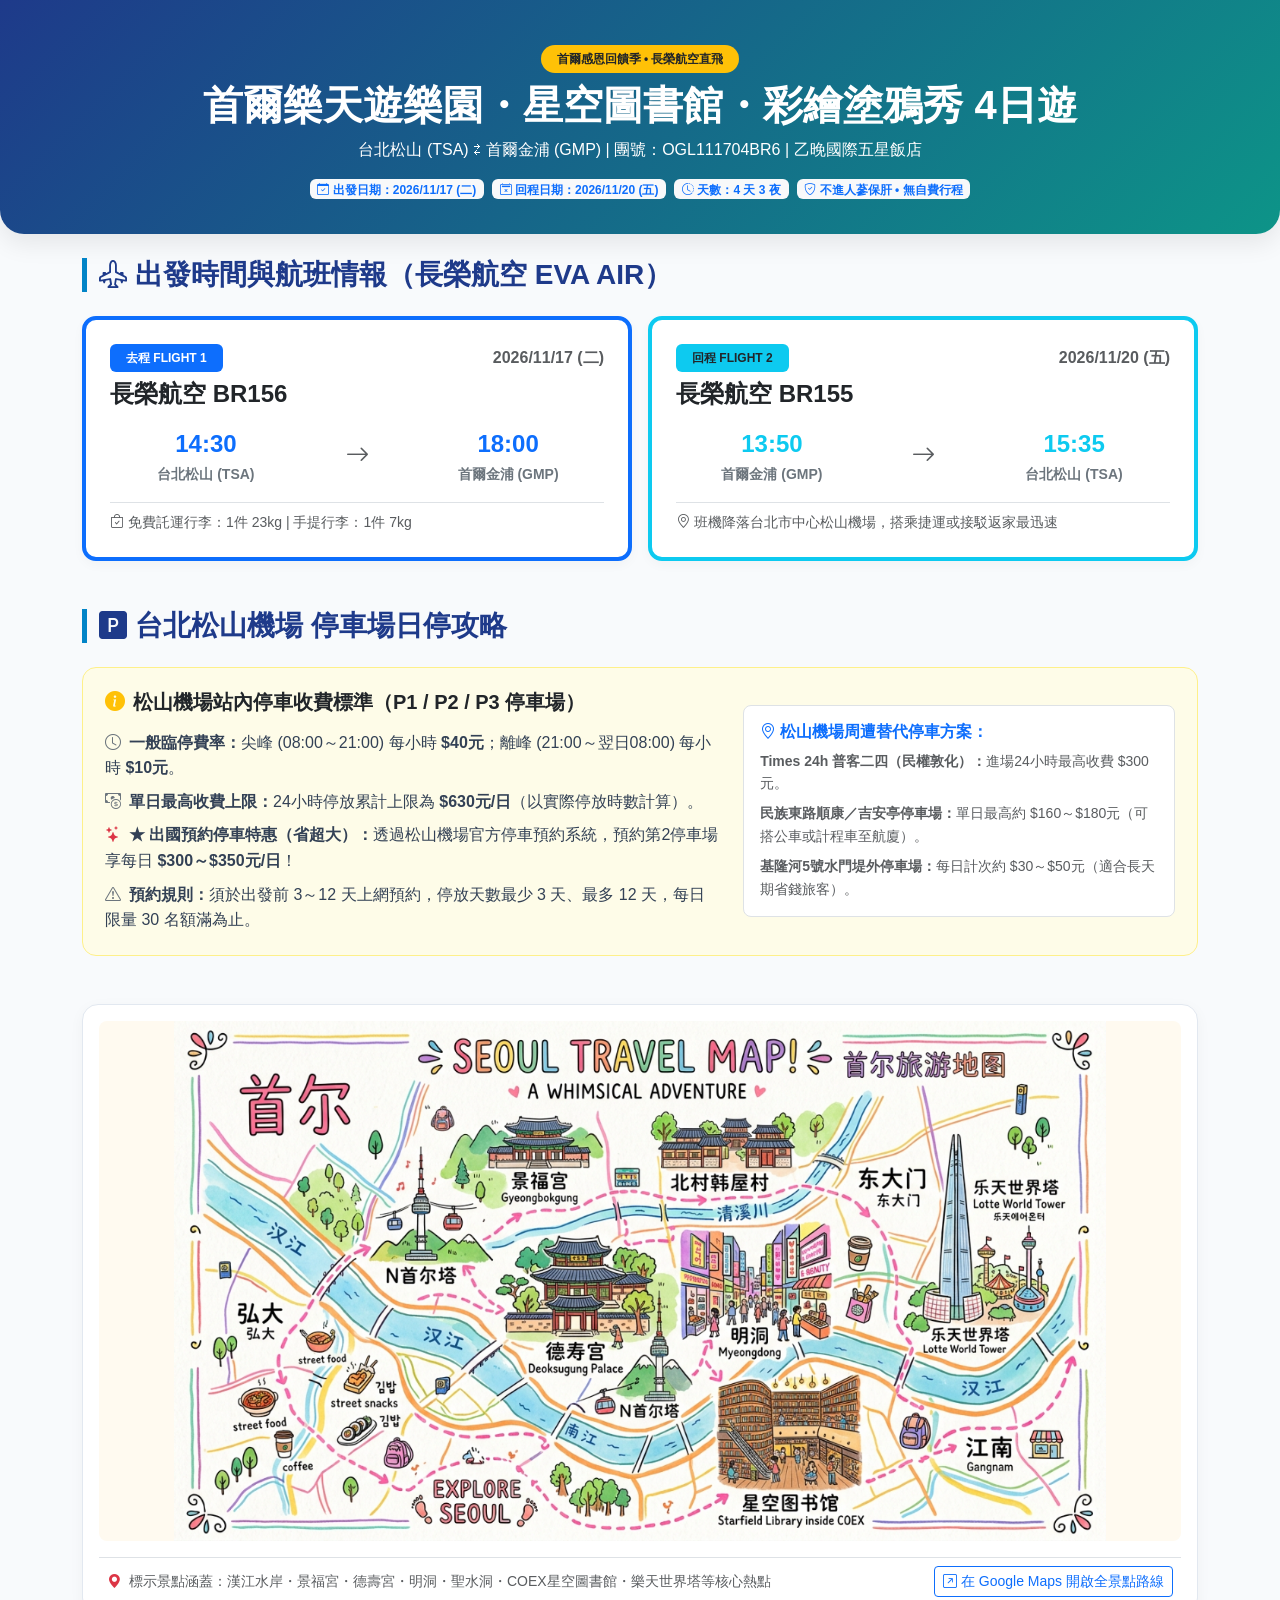
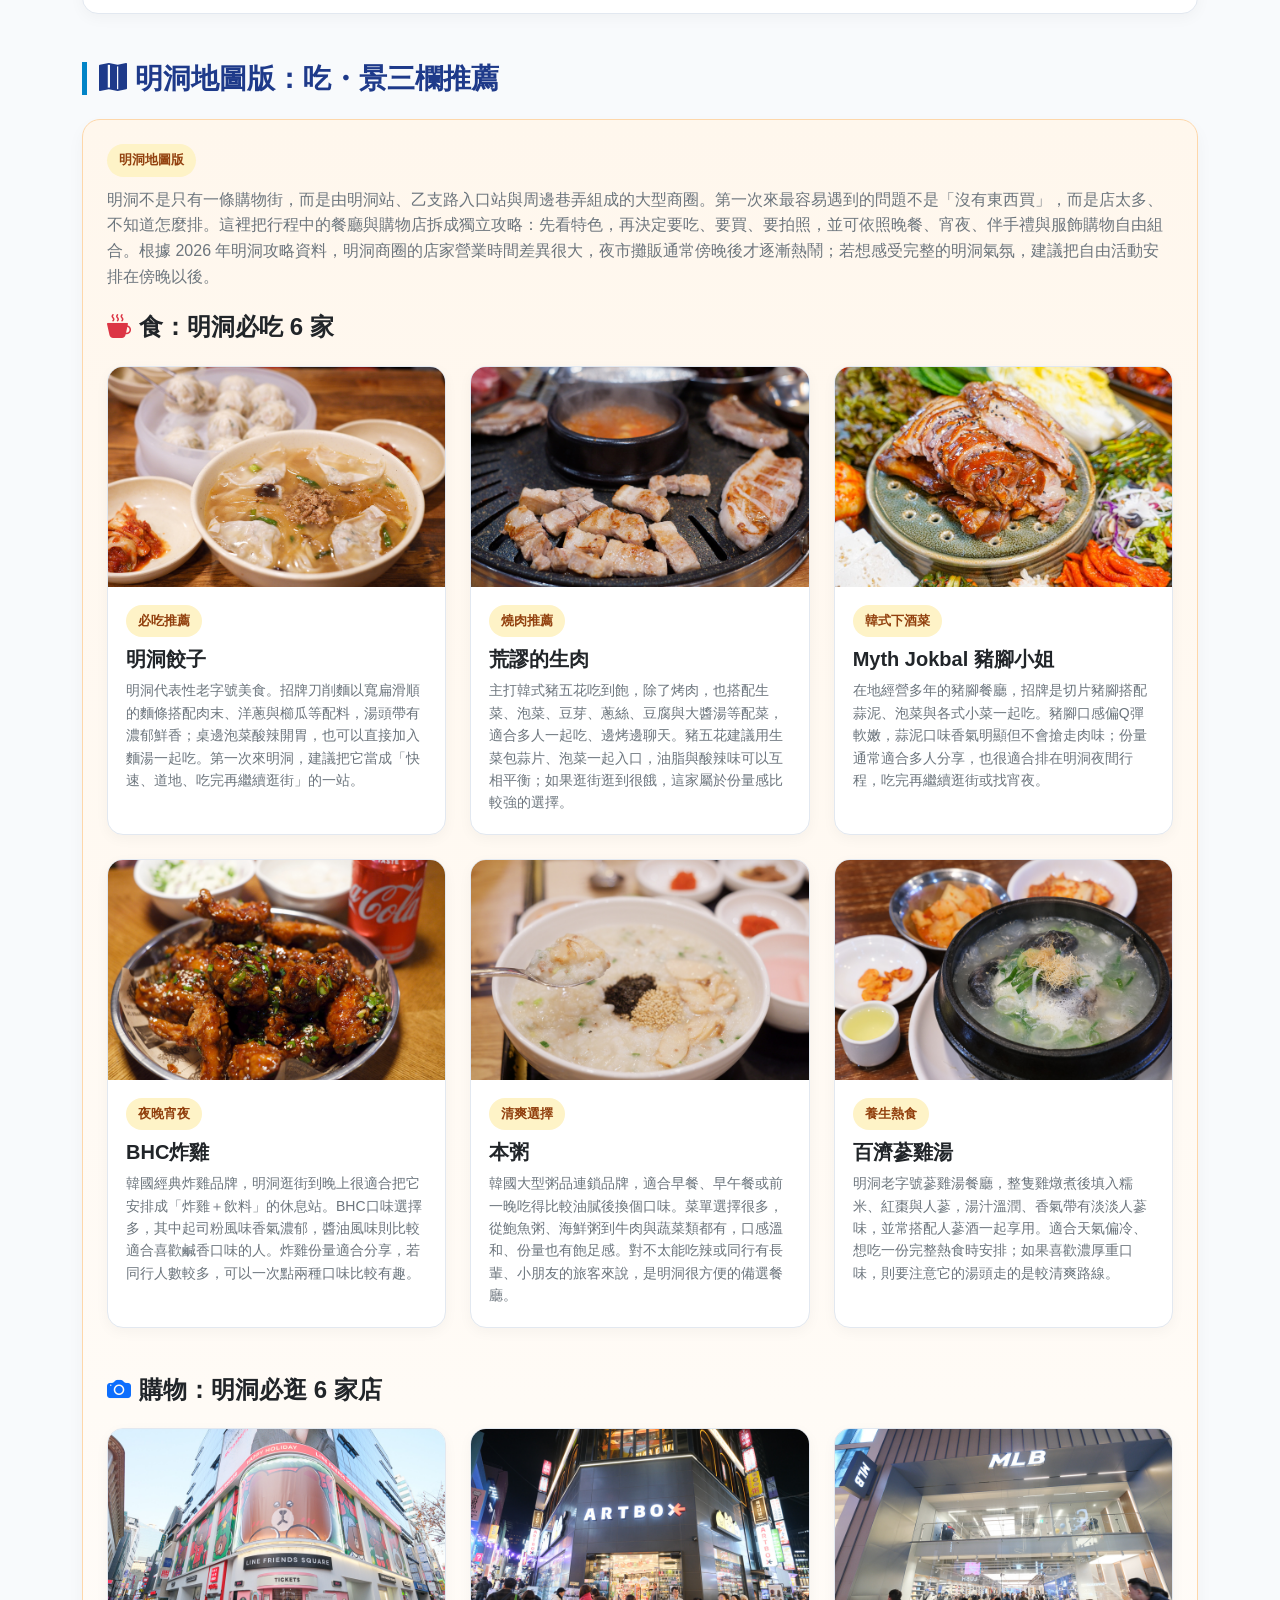
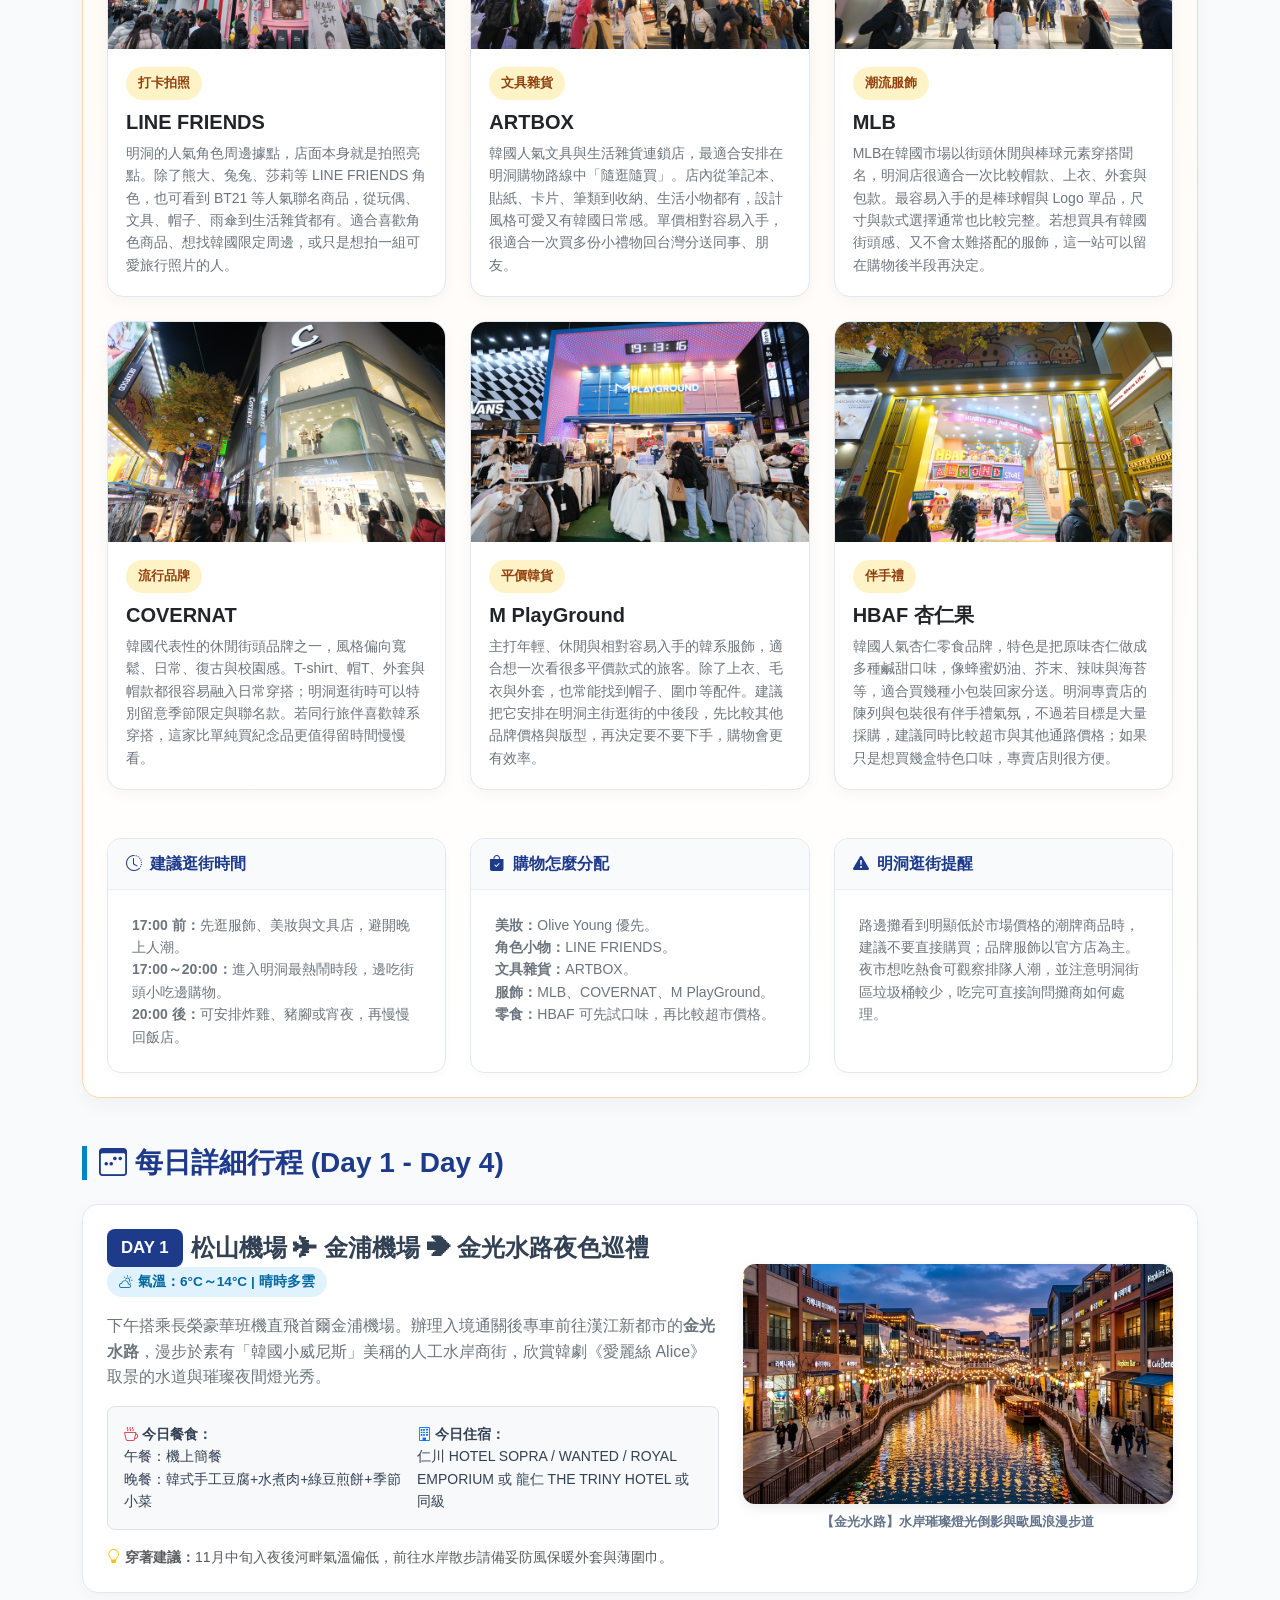
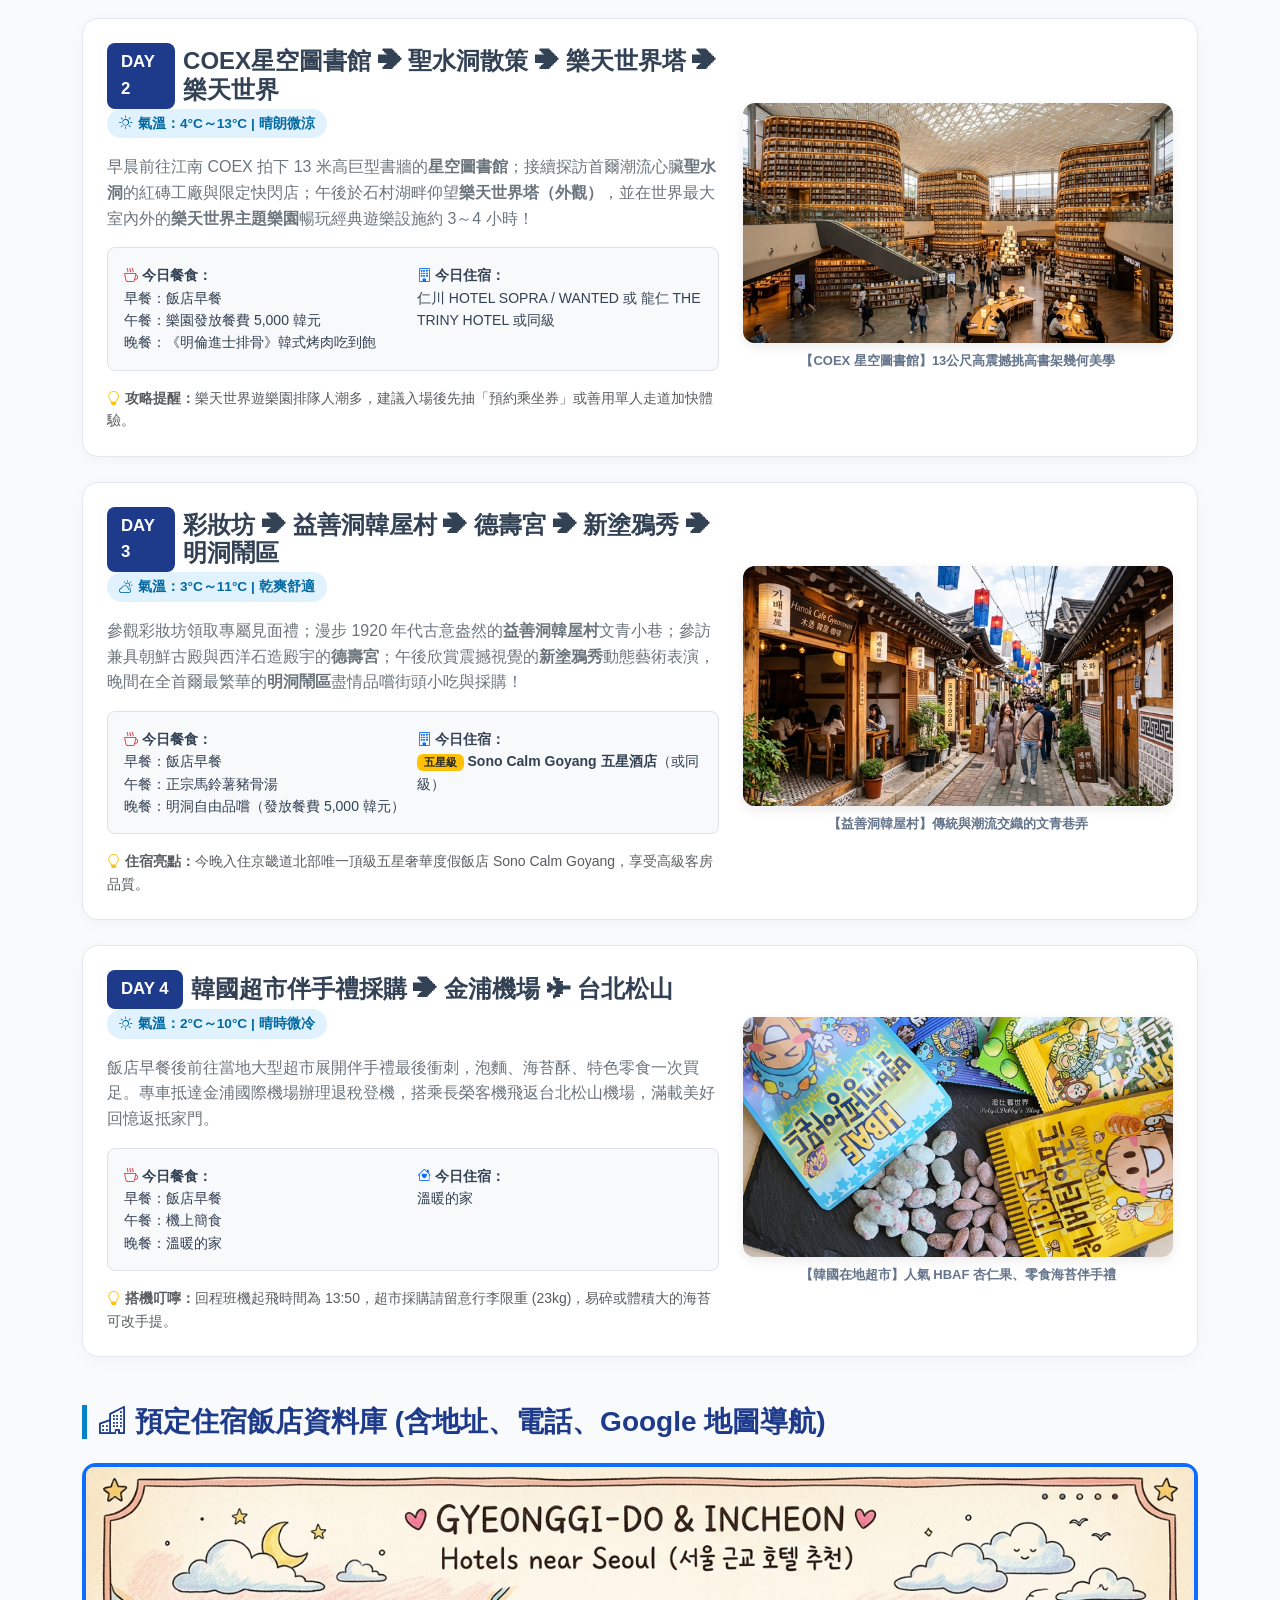
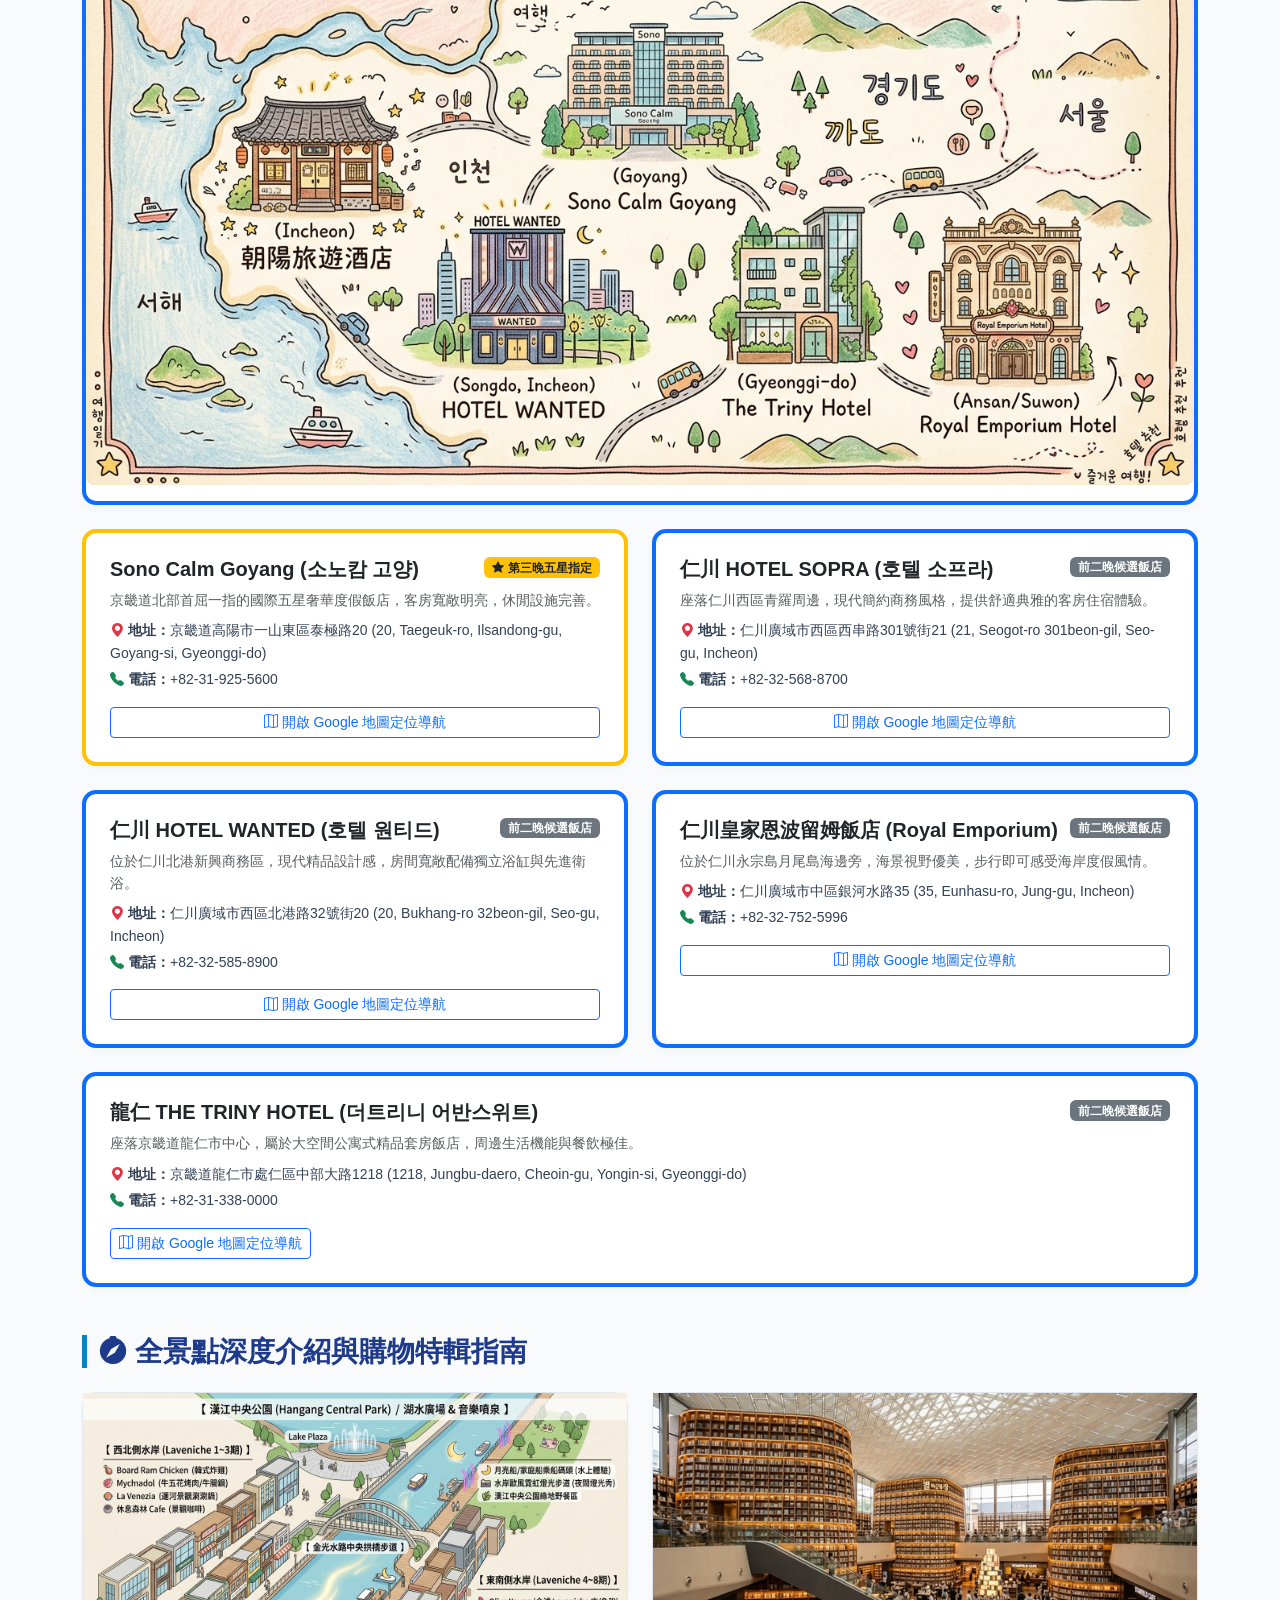
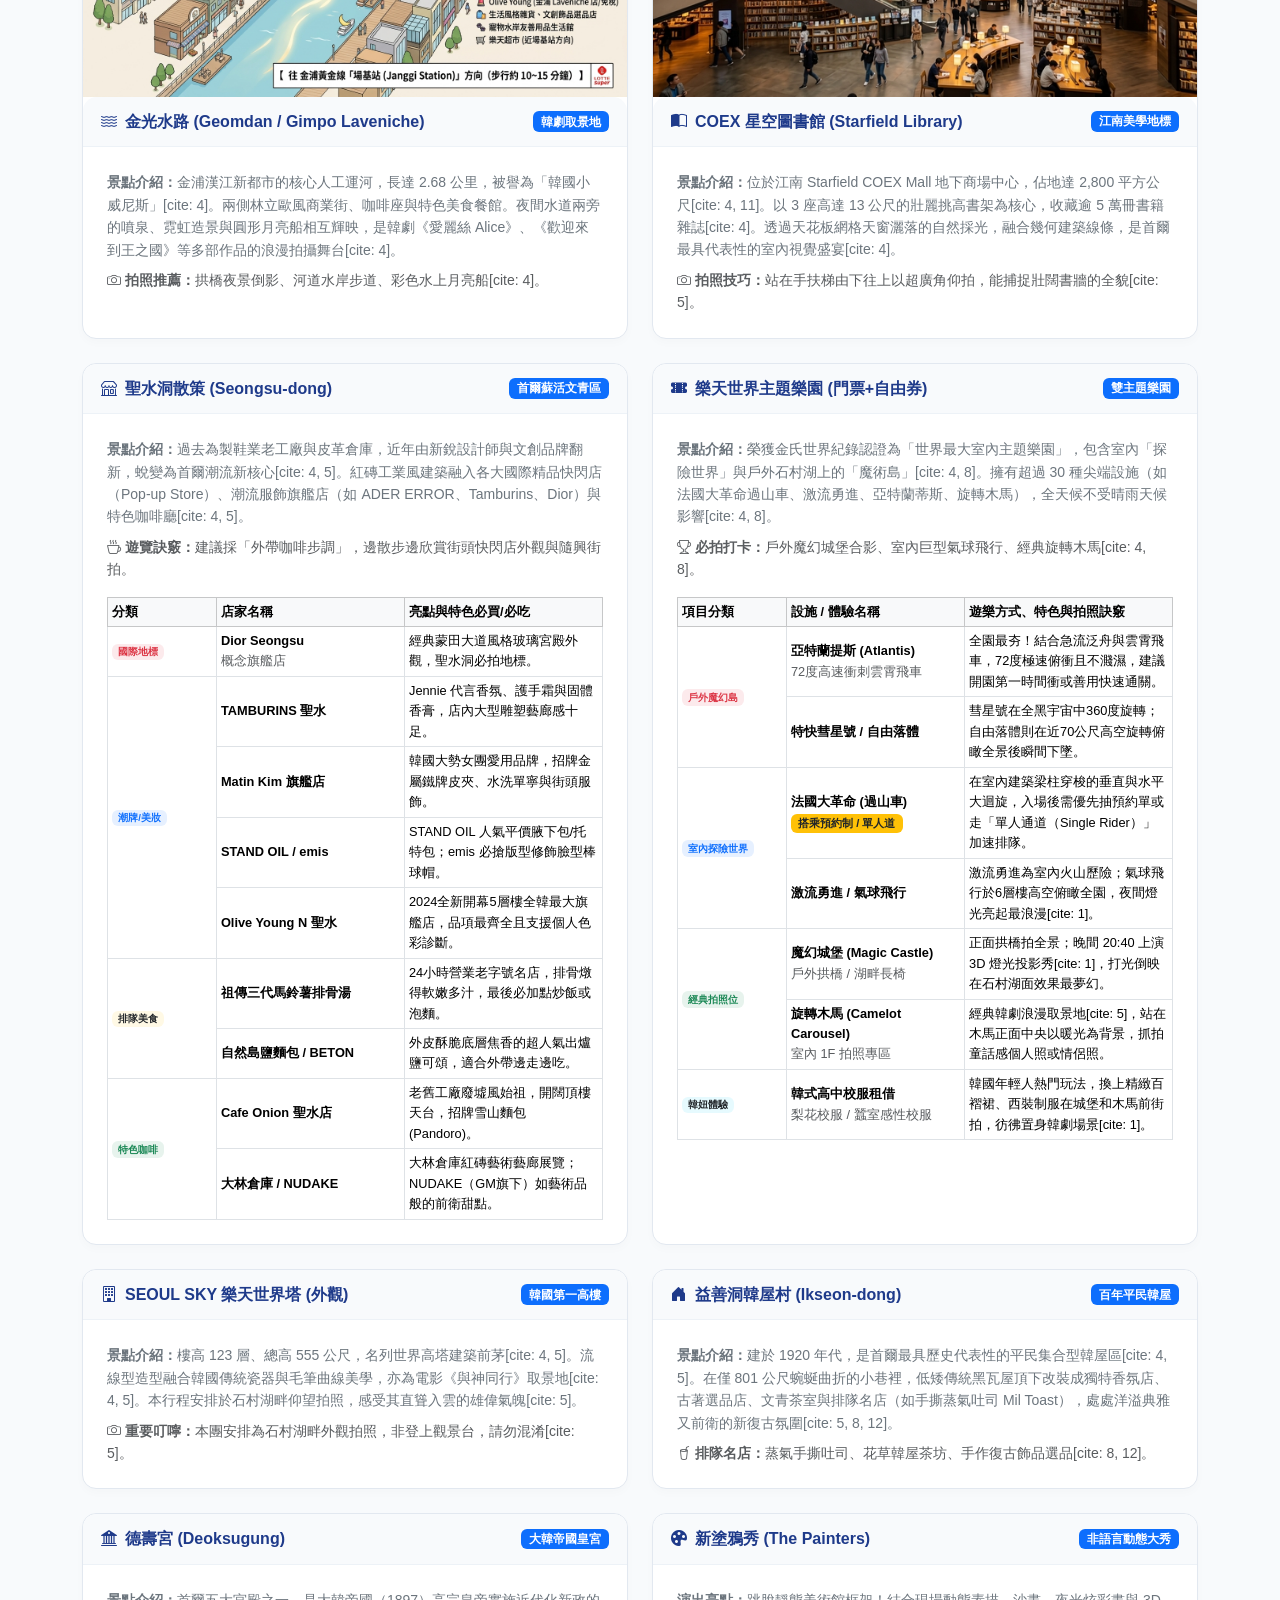
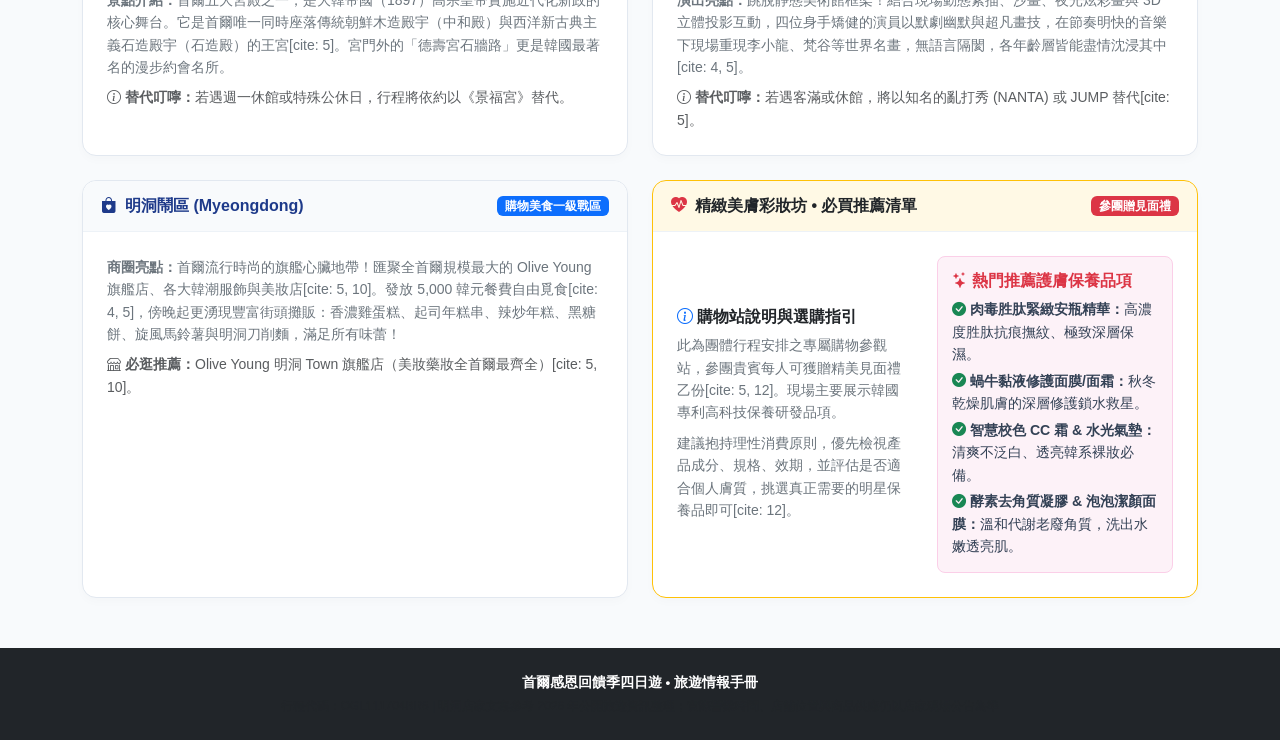
<file: 首爾4天3夜/index.html>
<!DOCTYPE html>
<html lang="zh-TW">
<head>
    <meta charset="UTF-8">
    <meta name="viewport" content="width=device-width, initial-scale=1.0">
    <title>首爾感恩回饋季四日遊 - 旅遊情報手冊網頁</title>
    <!-- Bootstrap 5 CSS CDN -->
    <link href="https://cdn.jsdelivr.net/npm/bootstrap@5.3.3/dist/css/bootstrap.min.css" rel="stylesheet">
    <!-- Bootstrap Icons CDN -->
    <link href="https://cdn.jsdelivr.net/npm/bootstrap-icons@1.11.3/font/bootstrap-icons.min.css" rel="stylesheet">
    <style>
        :root {
            --primary-color: #1e3a8a;
            --primary-gradient: linear-gradient(135deg, #1e3a8a 0%, #0d9488 100%);
            --secondary-color: #0284c7;
            --accent-color: #f59e0b;
            --bg-light: #f8fafc;
            --card-border: #e2e8f0;
        }
        body {
            font-family: -apple-system, BlinkMacSystemFont, "Segoe UI", Roboto, "Helvetica Neue", Arial, "Noto Sans TC", sans-serif;
            background-color: var(--bg-light);
            color: #334155;
            line-height: 1.6;
        }
        .hero-banner {
            background: var(--primary-gradient);
            color: #ffffff;
            padding: 45px 20px 35px;
            border-radius: 0 0 24px 24px;
            box-shadow: 0 10px 25px rgba(0,0,0,0.08);
            margin-bottom: 35px;
        }
        .section-header {
            border-left: 5px solid var(--secondary-color);
            padding-left: 12px;
            margin-bottom: 24px;
            font-weight: 700;
            color: var(--primary-color);
        }
        .flight-card {
            background: #ffffff;
            border: 1px solid var(--card-border);
            border-radius: 14px;
            box-shadow: 0 4px 12px rgba(0,0,0,0.03);
            height: 100%;
        }
        .parking-box {
            background: #fefce8;
            border: 1px solid #fef08a;
            border-radius: 14px;
            padding: 22px;
        }
        .overview-map-card {
            background: #ffffff;
            border: 1px solid var(--card-border);
            border-radius: 16px;
            box-shadow: 0 4px 15px rgba(0,0,0,0.04);
            overflow: hidden;
        }
        .overview-map-card img {
            width: 100%;
            max-height: 520px;
            object-fit: contain;
            background-color: #fffaf0;
            display: block;
        }
        .day-row {
            background: #ffffff;
            border: 1px solid var(--card-border);
            border-radius: 16px;
            margin-bottom: 25px;
            overflow: hidden;
            box-shadow: 0 4px 15px rgba(0,0,0,0.03);
        }
        .day-badge {
            background: var(--primary-color);
            color: #ffffff;
            padding: 6px 14px;
            border-radius: 8px;
            font-weight: 700;
            font-size: 1.05rem;
        }
        .weather-pill {
            background: #e0f2fe;
            color: #0369a1;
            padding: 4px 12px;
            border-radius: 20px;
            font-size: 0.85rem;
            font-weight: 600;
            display: inline-flex;
            align-items: center;
            gap: 5px;
        }
        .img-wrapper-cell {
            width: 100%;
            height: 240px;
            border-radius: 12px;
            overflow: hidden;
            box-shadow: 0 4px 12px rgba(0,0,0,0.08);
            background: #e2e8f0;
            position: relative;
        }
        .img-wrapper-cell img {
            width: 100%;
            height: 100%;
            object-fit: cover;
            display: block;
            transition: transform 0.3s ease;
        }
        .img-wrapper-cell img:hover {
            transform: scale(1.03);
        }
        .img-caption {
            font-size: 13px;
            font-weight: 600;
            color: #64748b;
            text-align: center;
            margin-top: 8px;
        }
        .hotel-card {
            background: #ffffff;
            border: 1px solid var(--card-border);
            border-radius: 14px;
            box-shadow: 0 4px 10px rgba(0,0,0,0.02);
            height: 100%;
        }
        .spot-card {
            background: #ffffff;
            border: 1px solid var(--card-border);
            border-radius: 14px;
            height: 100%;
            display: flex;
            flex-direction: column;
            box-shadow: 0 4px 10px rgba(0,0,0,0.02);
        }
        .spot-card .card-header-custom {
            background: #f8fafc;
            border-bottom: 1px solid #edf2f7;
            padding: 12px 18px;
            border-radius: 14px 14px 0 0;
            font-weight: 700;
            color: var(--primary-color);
        }
        .myeongdong-showcase {
            background: linear-gradient(180deg, #fff7ed 0%, #ffffff 100%);
            border: 1px solid #fed7aa;
            border-radius: 18px;
            padding: 24px;
            box-shadow: 0 8px 18px rgba(0,0,0,0.04);
        }
        .myeongdong-feature-card {
            background: #ffffff;
            border: 1px solid var(--card-border);
            border-radius: 16px;
            overflow: hidden;
            height: 100%;
            box-shadow: 0 4px 14px rgba(0,0,0,0.04);
        }
        .myeongdong-feature-card img {
            width: 100%;
            height: 220px;
            object-fit: cover;
            display: block;
        }
        .myeongdong-feature-card .content {
            padding: 18px 18px 20px;
        }
        .myeongdong-badge {
            display: inline-block;
            background: #fef3c7;
            color: #92400e;
            font-weight: 700;
            border-radius: 999px;
            padding: 6px 12px;
            font-size: 0.8rem;
            margin-bottom: 10px;
        }
        .shop-box {
            background: #fdf2f8;
            border: 1px solid #fbcfe8;
            border-radius: 8px;
            padding: 14px;
            font-size: 0.88rem;
        }
        footer {
            background: #0f172a;
            color: #94a3b8;
            text-align: center;
            padding: 30px 20px;
            font-size: 0.85rem;
            margin-top: 50px;
        }
    </style>
</head>
<body>

    <!-- 頁頭資訊 -->
    <header class="hero-banner mb-4">
        <div class="container text-center">
            <span class="badge bg-warning text-dark px-3 py-2 rounded-pill mb-2 fw-bold">首爾感恩回饋季 • 長榮航空直飛</span>
            <h1 class="display-6 fw-bold">首爾樂天遊樂園・星空圖書館・彩繪塗鴉秀 4日遊</h1>
            <p class="lead fs-6 mb-3 opacity-90">台北松山 (TSA) ⇄ 首爾金浦 (GMP) | 團號：OGL111704BR6 | 乙晚國際五星飯店</p>
            <div class="d-flex flex-wrap justify-content-center gap-2">
                <span class="badge bg-light text-primary"><i class="bi bi-calendar-check"></i> 出發日期：2026/11/17 (二)</span>
                <span class="badge bg-light text-primary"><i class="bi bi-calendar2-x"></i> 回程日期：2026/11/20 (五)</span>
                <span class="badge bg-light text-primary"><i class="bi bi-clock-history"></i> 天數：4 天 3 夜</span>
                <span class="badge bg-light text-primary"><i class="bi bi-shield-check"></i> 不進人蔘保肝 • 無自費行程</span>
            </div>
        </div>
    </header>

    <main class="container mb-5">

        <!-- 區塊一：航班與出發時刻情報 -->
        <section class="mb-5">
            <h3 class="section-header"><i class="bi bi-airplane-engines me-2"></i>出發時間與航班情報（長榮航空 EVA AIR）</h3>
            <div class="row g-3">
                <div class="col-md-6">
                    <div class="flight-card p-4 border-start border-4 border-primary">
                        <div class="d-flex justify-content-between align-items-center mb-2">
                            <span class="badge bg-primary px-3 py-2">去程 FLIGHT 1</span>
                            <span class="fw-bold text-muted">2026/11/17 (二)</span>
                        </div>
                        <h4 class="fw-bold text-dark mb-1">長榮航空 BR156</h4>
                        <div class="row align-items-center my-3 text-center">
                            <div class="col-5">
                                <div class="fs-4 fw-bold text-primary">14:30</div>
                                <div class="small fw-semibold text-secondary">台北松山 (TSA)</div>
                            </div>
                            <div class="col-2 text-muted"><i class="bi bi-arrow-right fs-4"></i></div>
                            <div class="col-5">
                                <div class="fs-4 fw-bold text-primary">18:00</div>
                                <div class="small fw-semibold text-secondary">首爾金浦 (GMP)</div>
                            </div>
                        </div>
                        <div class="small text-muted border-top pt-2">
                            <i class="bi bi-bag-check me-1"></i>免費託運行李：1件 23kg | 手提行李：1件 7kg
                        </div>
                    </div>
                </div>

                <div class="col-md-6">
                    <div class="flight-card p-4 border-start border-4 border-info">
                        <div class="d-flex justify-content-between align-items-center mb-2">
                            <span class="badge bg-info text-dark px-3 py-2">回程 FLIGHT 2</span>
                            <span class="fw-bold text-muted">2026/11/20 (五)</span>
                        </div>
                        <h4 class="fw-bold text-dark mb-1">長榮航空 BR155</h4>
                        <div class="row align-items-center my-3 text-center">
                            <div class="col-5">
                                <div class="fs-4 fw-bold text-info">13:50</div>
                                <div class="small fw-semibold text-secondary">首爾金浦 (GMP)</div>
                            </div>
                            <div class="col-2 text-muted"><i class="bi bi-arrow-right fs-4"></i></div>
                            <div class="col-5">
                                <div class="fs-4 fw-bold text-info">15:35</div>
                                <div class="small fw-semibold text-secondary">台北松山 (TSA)</div>
                            </div>
                        </div>
                        <div class="small text-muted border-top pt-2">
                            <i class="bi bi-geo-alt me-1"></i>班機降落台北市中心松山機場，搭乘捷運或接駁返家最迅速
                        </div>
                    </div>
                </div>
            </div>
        </section>

        <!-- 區塊二：台北松山機場 停車場日停指南 -->
        <section class="mb-5">
            <h3 class="section-header"><i class="bi bi-p-square-fill me-2"></i>台北松山機場 停車場日停攻略</h3>
            <div class="parking-box">
                <div class="row g-4 align-items-center">
                    <div class="col-lg-7">
                        <h5 class="fw-bold text-dark mb-3"><i class="bi bi-info-circle-fill text-warning me-2"></i>松山機場站內停車收費標準（P1 / P2 / P3 停車場）</h5>
                        <ul class="list-unstyled mb-0">
                            <li class="mb-2"><i class="bi bi-clock text-secondary me-2"></i><strong>一般臨停費率：</strong>尖峰 (08:00～21:00) 每小時 <strong>$40元</strong>；離峰 (21:00～翌日08:00) 每小時 <strong>$10元</strong>。</li>
                            <li class="mb-2"><i class="bi bi-cash-coin text-secondary me-2"></i><strong>單日最高收費上限：</strong>24小時停放累計上限為 <strong>$630元/日</strong>（以實際停放時數計算）。</li>
                            <li class="mb-2"><i class="bi bi-stars text-danger me-2"></i><strong>★ 出國預約停車特惠（省超大）：</strong>透過松山機場官方停車預約系統，預約第2停車場享每日 <strong>$300～$350元/日</strong>！</li>
                            <li><i class="bi bi-exclamation-triangle text-secondary me-2"></i><strong>預約規則：</strong>須於出發前 3～12 天上網預約，停放天數最少 3 天、最多 12 天，每日限量 30 名額滿為止。</li>
                        </ul>
                    </div>
                    <div class="col-lg-5">
                        <div class="bg-white p-3 rounded-3 border">
                            <h6 class="fw-bold text-primary mb-2"><i class="bi bi-geo-alt me-1"></i>松山機場周遭替代停車方案：</h6>
                            <div class="small text-muted mb-2"><strong>Times 24h 普客二四（民權敦化）：</strong>進場24小時最高收費 $300元。</div>
                            <div class="small text-muted mb-2"><strong>民族東路順康／吉安亭停車場：</strong>單日最高約 $160～$180元（可搭公車或計程車至航廈）。</div>
                            <div class="small text-muted"><strong>基隆河5號水門堤外停車場：</strong>每日計次約 $30～$50元（適合長天期省錢旅客）。</div>
                        </div>
                    </div>
                </div>
            </div>
        </section>

        <!-- 區塊三：首爾旅遊全景點手繪總地圖 -->
        <section class="mb-5">
            <div class="overview-map-card p-3">
                <img src="./imgs/首爾4天3夜手繪圖.png" alt="首爾4天3夜景點手繪導覽地圖" class="img-fluid rounded-3" onerror="this.src='https://images.unsplash.com/photo-1538485399081-7191377e8241?w=1200';">
                <div class="d-flex flex-wrap justify-content-between align-items-center mt-3 pt-2 border-top px-2">
                    <span class="small text-muted">
                        <i class="bi bi-geo-alt-fill text-danger me-1"></i>
                        標示景點涵蓋：漢江水岸・景福宮・德壽宮・明洞・聖水洞・COEX星空圖書館・樂天世界塔等核心熱點
                    </span>
                    <a href="https://www.google.com/maps/dir/金浦國際機場/Gimpo+Laveniche+March+Avenue/Starfield+Library+COEX/Seongsu-dong/Lotte+World+Tower/樂天世界/益善洞韓屋村/德壽宮/The+Painters+Gwanghwamun+theater/明洞購物街" target="_blank" class="btn btn-sm btn-outline-primary mt-2 mt-md-0">
                        <i class="bi bi-arrow-up-right-square me-1"></i>在 Google Maps 開啟全景點路線
                    </a>
                </div>
            </div>
        </section>

        <!-- 區塊四：明洞地圖版：吃・景三欄展示 -->
        <section class="mb-5">
            <h3 class="section-header"><i class="bi bi-map-fill me-2"></i>明洞地圖版：吃・景三欄推薦</h3>
            <div class="myeongdong-showcase">
                <div class="mb-4">
                    <span class="myeongdong-badge">明洞地圖版</span>
                    <p class="mb-0 text-secondary">明洞不是只有一條購物街，而是由明洞站、乙支路入口站與周邊巷弄組成的大型商圈。第一次來最容易遇到的問題不是「沒有東西買」，而是店太多、不知道怎麼排。這裡把行程中的餐廳與購物店拆成獨立攻略：先看特色，再決定要吃、要買、要拍照，並可依照晚餐、宵夜、伴手禮與服飾購物自由組合。根據 2026 年明洞攻略資料，明洞商圈的店家營業時間差異很大，夜市攤販通常傍晚後才逐漸熱鬧；若想感受完整的明洞氣氛，建議把自由活動安排在傍晚以後。</p>
                </div>

                <div class="mb-4">
                    <h4 class="fw-bold text-dark mb-3"><i class="bi bi-cup-hot-fill text-danger me-2"></i>食：明洞必吃 6 家</h4>
                </div>
                <div class="row g-4 mb-5">
                    <div class="col-md-4">
                        <div class="myeongdong-feature-card">
                            <img src="./imgs/明洞餃子.jpg" alt="明洞餃子" onerror="this.src='https://images.unsplash.com/photo-1547592166-23ac45744acd?w=800';">
                            <div class="content">
                                <span class="myeongdong-badge">必吃推薦</span>
                                <h5 class="fw-bold text-dark">明洞餃子</h5>
                                <p class="small text-secondary mb-0">明洞代表性老字號美食。招牌刀削麵以寬扁滑順的麵條搭配肉末、洋蔥與櫛瓜等配料，湯頭帶有濃郁鮮香；桌邊泡菜酸辣開胃，也可以直接加入麵湯一起吃。第一次來明洞，建議把它當成「快速、道地、吃完再繼續逛街」的一站。</p>
                            </div>
                        </div>
                    </div>
                    <div class="col-md-4">
                        <div class="myeongdong-feature-card">
                            <img src="./imgs/荒謬的生肉.jpg" alt="荒謬的生肉" onerror="this.src='https://images.unsplash.com/photo-1559847844-5315695dadae?w=800';">
                            <div class="content">
                                <span class="myeongdong-badge">燒肉推薦</span>
                                <h5 class="fw-bold text-dark">荒謬的生肉</h5>
                                <p class="small text-secondary mb-0">主打韓式豬五花吃到飽，除了烤肉，也搭配生菜、泡菜、豆芽、蔥絲、豆腐與大醬湯等配菜，適合多人一起吃、邊烤邊聊天。豬五花建議用生菜包蒜片、泡菜一起入口，油脂與酸辣味可以互相平衡；如果逛街逛到很餓，這家屬於份量感比較強的選擇。</p>
                            </div>
                        </div>
                    </div>
                    <div class="col-md-4">
                        <div class="myeongdong-feature-card">
                            <img src="./imgs/Myth Jokbal豬腳小姐.jpg" alt="Myth Jokbal豬腳小姐" onerror="this.src='https://images.unsplash.com/photo-1517248135467-4c7edcad34c4?w=800';">
                            <div class="content">
                                <span class="myeongdong-badge">韓式下酒菜</span>
                                <h5 class="fw-bold text-dark">Myth Jokbal 豬腳小姐</h5>
                                <p class="small text-secondary mb-0">在地經營多年的豬腳餐廳，招牌是切片豬腳搭配蒜泥、泡菜與各式小菜一起吃。豬腳口感偏Q彈軟嫩，蒜泥口味香氣明顯但不會搶走肉味；份量通常適合多人分享，也很適合排在明洞夜間行程，吃完再繼續逛街或找宵夜。</p>
                            </div>
                        </div>
                    </div>
                    <div class="col-md-4">
                        <div class="myeongdong-feature-card">
                            <img src="./imgs/BHC炸雞.jpg" alt="BHC炸雞" onerror="this.src='https://images.unsplash.com/photo-1562967916-eb82221dfb92?w=800';">
                            <div class="content">
                                <span class="myeongdong-badge">夜晚宵夜</span>
                                <h5 class="fw-bold text-dark">BHC炸雞</h5>
                                <p class="small text-secondary mb-0">韓國經典炸雞品牌，明洞逛街到晚上很適合把它安排成「炸雞＋飲料」的休息站。BHC口味選擇多，其中起司粉風味香氣濃郁，醬油風味則比較適合喜歡鹹香口味的人。炸雞份量適合分享，若同行人數較多，可以一次點兩種口味比較有趣。</p>
                            </div>
                        </div>
                    </div>
                    <div class="col-md-4">
                        <div class="myeongdong-feature-card">
                            <img src="./imgs/本粥.jpg" alt="本粥" onerror="this.src='https://images.unsplash.com/photo-1504674900247-0877df9cc836?w=800';">
                            <div class="content">
                                <span class="myeongdong-badge">清爽選擇</span>
                                <h5 class="fw-bold text-dark">本粥</h5>
                                <p class="small text-secondary mb-0">韓國大型粥品連鎖品牌，適合早餐、早午餐或前一晚吃得比較油膩後換個口味。菜單選擇很多，從鮑魚粥、海鮮粥到牛肉與蔬菜類都有，口感溫和、份量也有飽足感。對不太能吃辣或同行有長輩、小朋友的旅客來說，是明洞很方便的備選餐廳。</p>
                            </div>
                        </div>
                    </div>
                    <div class="col-md-4">
                        <div class="myeongdong-feature-card">
                            <img src="./imgs/百濟蔘雞湯.jpg" alt="百濟蔘雞湯" onerror="this.src='https://images.unsplash.com/photo-1547592180-85f173990554?w=800';">
                            <div class="content">
                                <span class="myeongdong-badge">養生熱食</span>
                                <h5 class="fw-bold text-dark">百濟蔘雞湯</h5>
                                <p class="small text-secondary mb-0">明洞老字號蔘雞湯餐廳，整隻雞燉煮後填入糯米、紅棗與人蔘，湯汁溫潤、香氣帶有淡淡人蔘味，並常搭配人蔘酒一起享用。適合天氣偏冷、想吃一份完整熱食時安排；如果喜歡濃厚重口味，則要注意它的湯頭走的是較清爽路線。</p>
                            </div>
                        </div>
                    </div>
                </div>

                <div class="mb-4">
                    <h4 class="fw-bold text-dark mb-3"><i class="bi bi-camera-fill text-primary me-2"></i>購物：明洞必逛 6 家店</h4>
                </div>
                <div class="row g-4">
                    <div class="col-md-4">
                        <div class="myeongdong-feature-card">
                            <img src="./imgs/LINE FRIENDS.jpg" alt="LINE FRIENDS" onerror="this.src='https://images.unsplash.com/photo-1523905330026-b8bd1f5f320b?w=800';">
                            <div class="content">
                                <span class="myeongdong-badge">打卡拍照</span>
                                <h5 class="fw-bold text-dark">LINE FRIENDS</h5>
                                <p class="small text-secondary mb-0">明洞的人氣角色周邊據點，店面本身就是拍照亮點。除了熊大、兔兔、莎莉等 LINE FRIENDS 角色，也可看到 BT21 等人氣聯名商品，從玩偶、文具、帽子、雨傘到生活雜貨都有。適合喜歡角色商品、想找韓國限定周邊，或只是想拍一組可愛旅行照片的人。</p>
                            </div>
                        </div>
                    </div>
                    <div class="col-md-4">
                        <div class="myeongdong-feature-card">
                            <img src="./imgs/ARTBOX.jpg" alt="ARTBOX" onerror="this.src='https://images.unsplash.com/photo-1521572267360-ee0c2909d518?w=800';">
                            <div class="content">
                                <span class="myeongdong-badge">文具雜貨</span>
                                <h5 class="fw-bold text-dark">ARTBOX</h5>
                                <p class="small text-secondary mb-0">韓國人氣文具與生活雜貨連鎖店，最適合安排在明洞購物路線中「隨逛隨買」。店內從筆記本、貼紙、卡片、筆類到收納、生活小物都有，設計風格可愛又有韓國日常感。單價相對容易入手，很適合一次買多份小禮物回台灣分送同事、朋友。</p>
                            </div>
                        </div>
                    </div>
                    <div class="col-md-4">
                        <div class="myeongdong-feature-card">
                            <img src="./imgs/MLB.jpg" alt="MLB" onerror="this.src='https://images.unsplash.com/photo-1521572267360-ee0c2909d518?w=800';">
                            <div class="content">
                                <span class="myeongdong-badge">潮流服飾</span>
                                <h5 class="fw-bold text-dark">MLB</h5>
                                <p class="small text-secondary mb-0">MLB在韓國市場以街頭休閒與棒球元素穿搭聞名，明洞店很適合一次比較帽款、上衣、外套與包款。最容易入手的是棒球帽與 Logo 單品，尺寸與款式選擇通常也比較完整。若想買具有韓國街頭感、又不會太難搭配的服飾，這一站可以留在購物後半段再決定。</p>
                            </div>
                        </div>
                    </div>
                    <div class="col-md-4">
                        <div class="myeongdong-feature-card">
                            <img src="./imgs/COVERNAT.jpg" alt="COVERNAT" onerror="this.src='https://images.unsplash.com/photo-1521572267360-ee0c2909d518?w=800';">
                            <div class="content">
                                <span class="myeongdong-badge">流行品牌</span>
                                <h5 class="fw-bold text-dark">COVERNAT</h5>
                                <p class="small text-secondary mb-0">韓國代表性的休閒街頭品牌之一，風格偏向寬鬆、日常、復古與校園感。T-shirt、帽T、外套與帽款都很容易融入日常穿搭；明洞逛街時可以特別留意季節限定與聯名款。若同行旅伴喜歡韓系穿搭，這家比單純買紀念品更值得留時間慢慢看。</p>
                            </div>
                        </div>
                    </div>
                    <div class="col-md-4">
                        <div class="myeongdong-feature-card">
                            <img src="./imgs/M PlayGround.jpg" alt="M PlayGround" onerror="this.src='https://images.unsplash.com/photo-1521572267360-ee0c2909d518?w=800';">
                            <div class="content">
                                <span class="myeongdong-badge">平價韓貨</span>
                                <h5 class="fw-bold text-dark">M PlayGround</h5>
                                <p class="small text-secondary mb-0">主打年輕、休閒與相對容易入手的韓系服飾，適合想一次看很多平價款式的旅客。除了上衣、毛衣與外套，也常能找到帽子、圍巾等配件。建議把它安排在明洞主街逛街的中後段，先比較其他品牌價格與版型，再決定要不要下手，購物會更有效率。</p>
                            </div>
                        </div>
                    </div>
                    <div class="col-md-4">
                        <div class="myeongdong-feature-card">
                            <img src="./imgs/HBAF杏仁果.jpg" alt="HBAF 杏仁果" onerror="this.src='https://images.unsplash.com/photo-1521572267360-ee0c2909d518?w=800';">
                            <div class="content">
                                <span class="myeongdong-badge">伴手禮</span>
                                <h5 class="fw-bold text-dark">HBAF 杏仁果</h5>
                                <p class="small text-secondary mb-0">韓國人氣杏仁零食品牌，特色是把原味杏仁做成多種鹹甜口味，像蜂蜜奶油、芥末、辣味與海苔等，適合買幾種小包裝回家分送。明洞專賣店的陳列與包裝很有伴手禮氣氛，不過若目標是大量採購，建議同時比較超市與其他通路價格；如果只是想買幾盒特色口味，專賣店則很方便。</p>
                            </div>
                        </div>
                    </div>
                </div>

                <div class="mt-5">
                    <div class="row g-4">
                        <div class="col-md-4">
                            <div class="spot-card">
                                <div class="card-header-custom"><i class="bi bi-clock-history me-2"></i>建議逛街時間</div>
                                <div class="p-4 small text-secondary">
                                    <strong>17:00 前：</strong>先逛服飾、美妝與文具店，避開晚上人潮。<br>
                                    <strong>17:00～20:00：</strong>進入明洞最熱鬧時段，邊吃街頭小吃邊購物。<br>
                                    <strong>20:00 後：</strong>可安排炸雞、豬腳或宵夜，再慢慢回飯店。
                                </div>
                            </div>
                        </div>
                        <div class="col-md-4">
                            <div class="spot-card">
                                <div class="card-header-custom"><i class="bi bi-bag-check-fill me-2"></i>購物怎麼分配</div>
                                <div class="p-4 small text-secondary">
                                    <strong>美妝：</strong>Olive Young 優先。<br>
                                    <strong>角色小物：</strong>LINE FRIENDS。<br>
                                    <strong>文具雜貨：</strong>ARTBOX。<br>
                                    <strong>服飾：</strong>MLB、COVERNAT、M PlayGround。<br>
                                    <strong>零食：</strong>HBAF 可先試口味，再比較超市價格。
                                </div>
                            </div>
                        </div>
                        <div class="col-md-4">
                            <div class="spot-card">
                                <div class="card-header-custom"><i class="bi bi-exclamation-triangle-fill me-2"></i>明洞逛街提醒</div>
                                <div class="p-4 small text-secondary">
                                    路邊攤看到明顯低於市場價格的潮牌商品時，建議不要直接購買；品牌服飾以官方店為主。夜市想吃熱食可觀察排隊人潮，並注意明洞街區垃圾桶較少，吃完可直接詢問攤商如何處理。
                                </div>
                            </div>
                        </div>
                    </div>
                </div>
            </div>
        </section>

        <!-- 區塊四：DAY 1～DAY 4 每日詳細行程（CELL/ROW 與專屬嵌入圖） -->
        <section class="mb-5">
            <h3 class="section-header"><i class="bi bi-calendar3-week me-2"></i>每日詳細行程 (Day 1 - Day 4)</h3>

            <!-- DAY 1 ROW -->
            <div class="day-row p-4">
                <div class="row g-4 align-items-center">
                    <div class="col-lg-7">
                        <div class="d-flex flex-wrap align-items-center justify-content-between mb-3">
                            <div class="d-flex align-items-center gap-2">
                                <span class="day-badge">DAY 1</span>
                                <h4 class="fw-bold mb-0">松山機場 ✈ 金浦機場 ➔ 金光水路夜色巡禮</h4>
                            </div>
                            <span class="weather-pill"><i class="bi bi-cloud-sun"></i> 氣溫：6°C～14°C | 晴時多雲</span>
                        </div>
                        <p class="text-secondary mb-3">下午搭乘長榮豪華班機直飛首爾金浦機場。辦理入境通關後專車前往漢江新都市的<strong>金光水路</strong>，漫步於素有「韓國小威尼斯」美稱的人工水岸商街，欣賞韓劇《愛麗絲 Alice》取景的水道與璀璨夜間燈光秀。</p>
                        
                        <div class="bg-light p-3 rounded-3 mb-3 border">
                            <div class="row g-2 small">
                                <div class="col-sm-6"><strong><i class="bi bi-cup-hot text-danger me-1"></i>今日餐食：</strong><br>午餐：機上簡餐<br>晚餐：韓式手工豆腐+水煮肉+綠豆煎餅+季節小菜</div>
                                <div class="col-sm-6"><strong><i class="bi bi-building text-primary me-1"></i>今日住宿：</strong><br>仁川 HOTEL SOPRA / WANTED / ROYAL EMPORIUM 或 龍仁 THE TRINY HOTEL 或同級</div>
                            </div>
                        </div>
                        <div class="text-muted small"><i class="bi bi-lightbulb text-warning me-1"></i><strong>穿著建議：</strong>11月中旬入夜後河畔氣溫偏低，前往水岸散步請備妥防風保暖外套與薄圍巾。</div>
                    </div>

                    <!-- DAY 1 圖片空間 CELL -->
                    <div class="col-lg-5">
                        <div class="img-wrapper-cell">
                            <img src="./imgs/金光水路.jpg" alt="金光水路璀璨夜景" onerror="this.src='https://images.unsplash.com/photo-1517154421773-0529f29ea451?w=800';">
                        </div>
                        <div class="img-caption">【金光水路】水岸璀璨燈光倒影與歐風浪漫步道</div>
                    </div>
                </div>
            </div>

            <!-- DAY 2 ROW -->
            <div class="day-row p-4">
                <div class="row g-4 align-items-center">
                    <div class="col-lg-7">
                        <div class="d-flex flex-wrap align-items-center justify-content-between mb-3">
                            <div class="d-flex align-items-center gap-2">
                                <span class="day-badge">DAY 2</span>
                                <h4 class="fw-bold mb-0">COEX星空圖書館 ➔ 聖水洞散策 ➔ 樂天世界塔 ➔ 樂天世界</h4>
                            </div>
                            <span class="weather-pill"><i class="bi bi-sun"></i> 氣溫：4°C～13°C | 晴朗微涼</span>
                        </div>
                        <p class="text-secondary mb-3">早晨前往江南 COEX 拍下 13 米高巨型書牆的<strong>星空圖書館</strong>；接續探訪首爾潮流心臟<strong>聖水洞</strong>的紅磚工廠與限定快閃店；午後於石村湖畔仰望<strong>樂天世界塔（外觀）</strong>，並在世界最大室內外的<strong>樂天世界主題樂園</strong>暢玩經典遊樂設施約 3～4 小時！</p>
                        
                        <div class="bg-light p-3 rounded-3 mb-3 border">
                            <div class="row g-2 small">
                                <div class="col-sm-6"><strong><i class="bi bi-cup-hot text-danger me-1"></i>今日餐食：</strong><br>早餐：飯店早餐<br>午餐：樂園發放餐費 5,000 韓元<br>晚餐：《明倫進士排骨》韓式烤肉吃到飽</div>
                                <div class="col-sm-6"><strong><i class="bi bi-building text-primary me-1"></i>今日住宿：</strong><br>仁川 HOTEL SOPRA / WANTED 或 龍仁 THE TRINY HOTEL 或同級</div>
                            </div>
                        </div>
                        <div class="text-muted small"><i class="bi bi-lightbulb text-warning me-1"></i><strong>攻略提醒：</strong>樂天世界遊樂園排隊人潮多，建議入場後先抽「預約乘坐券」或善用單人走道加快體驗。</div>
                    </div>

                    <!-- DAY 2 圖片空間 CELL -->
                    <div class="col-lg-5">
                        <div class="img-wrapper-cell">
                            <img src="./imgs/星空圖書館.jpg" alt="COEX 星空圖書館巨型書牆" onerror="this.src='https://images.unsplash.com/photo-1541872703-74c5e44368f9?w=800';">
                        </div>
                        <div class="img-caption">【COEX 星空圖書館】13公尺高震撼挑高書架幾何美學</div>
                    </div>
                </div>
            </div>

            <!-- DAY 3 ROW -->
            <div class="day-row p-4">
                <div class="row g-4 align-items-center">
                    <div class="col-lg-7">
                        <div class="d-flex flex-wrap align-items-center justify-content-between mb-3">
                            <div class="d-flex align-items-center gap-2">
                                <span class="day-badge">DAY 3</span>
                                <h4 class="fw-bold mb-0">彩妝坊 ➔ 益善洞韓屋村 ➔ 德壽宮 ➔ 新塗鴉秀 ➔ 明洞鬧區</h4>
                            </div>
                            <span class="weather-pill"><i class="bi bi-cloud-sun"></i> 氣溫：3°C～11°C | 乾爽舒適</span>
                        </div>
                        <p class="text-secondary mb-3">參觀彩妝坊領取專屬見面禮；漫步 1920 年代古意盎然的<strong>益善洞韓屋村</strong>文青小巷；參訪兼具朝鮮古殿與西洋石造殿宇的<strong>德壽宮</strong>；午後欣賞震撼視覺的<strong>新塗鴉秀</strong>動態藝術表演，晚間在全首爾最繁華的<strong>明洞鬧區</strong>盡情品嚐街頭小吃與採購！</p>
                        
                        <div class="bg-light p-3 rounded-3 mb-3 border">
                            <div class="row g-2 small">
                                <div class="col-sm-6"><strong><i class="bi bi-cup-hot text-danger me-1"></i>今日餐食：</strong><br>早餐：飯店早餐<br>午餐：正宗馬鈴薯豬骨湯<br>晚餐：明洞自由品嚐（發放餐費 5,000 韓元）</div>
                                <div class="col-sm-6"><strong><i class="bi bi-building text-primary me-1"></i>今日住宿：</strong><br><span class="badge bg-warning text-dark me-1">五星級</span><strong>Sono Calm Goyang 五星酒店</strong>（或同級）</div>
                            </div>
                        </div>
                        <div class="text-muted small"><i class="bi bi-lightbulb text-warning me-1"></i><strong>住宿亮點：</strong>今晚入住京畿道北部唯一頂級五星奢華度假飯店 Sono Calm Goyang，享受高級客房品質。</div>
                    </div>

                    <!-- DAY 3 圖片空間 CELL -->
                    <div class="col-lg-5">
                        <div class="img-wrapper-cell">
                            <img src="./imgs/韓屋村.jpg" alt="益善洞韓屋村傳統街景" onerror="this.src='https://images.unsplash.com/photo-1538485399081-7191377e8241?w=800';">
                        </div>
                        <div class="img-caption">【益善洞韓屋村】傳統與潮流交織的文青巷弄</div>
                    </div>
                </div>
            </div>

            <!-- DAY 4 ROW -->
            <div class="day-row p-4">
                <div class="row g-4 align-items-center">
                    <div class="col-lg-7">
                        <div class="d-flex flex-wrap align-items-center justify-content-between mb-3">
                            <div class="d-flex align-items-center gap-2">
                                <span class="day-badge">DAY 4</span>
                                <h4 class="fw-bold mb-0">韓國超市伴手禮採購 ➔ 金浦機場 ✈ 台北松山</h4>
                            </div>
                            <span class="weather-pill"><i class="bi bi-sun"></i> 氣溫：2°C～10°C | 晴時微冷</span>
                        </div>
                        <p class="text-secondary mb-3">飯店早餐後前往當地大型超市展開伴手禮最後衝刺，泡麵、海苔酥、特色零食一次買足。專車抵達金浦國際機場辦理退稅登機，搭乘長榮客機飛返台北松山機場，滿載美好回憶返抵家門。</p>
                        
                        <div class="bg-light p-3 rounded-3 mb-3 border">
                            <div class="row g-2 small">
                                <div class="col-sm-6"><strong><i class="bi bi-cup-hot text-danger me-1"></i>今日餐食：</strong><br>早餐：飯店早餐<br>午餐：機上簡食<br>晚餐：溫暖的家</div>
                                <div class="col-sm-6"><strong><i class="bi bi-house-heart text-primary me-1"></i>今日住宿：</strong><br>溫暖的家</div>
                            </div>
                        </div>
                        <div class="text-muted small"><i class="bi bi-lightbulb text-warning me-1"></i><strong>搭機叮嚀：</strong>回程班機起飛時間為 13:50，超市採購請留意行李限重 (23kg)，易碎或體積大的海苔可改手提。</div>
                    </div>

                    <!-- DAY 4 圖片空間 CELL -->
                    <div class="col-lg-5">
                        <div class="img-wrapper-cell">
                            <img src="./imgs/超市購物.jpg" alt="韓國超市伴手禮採購" onerror="this.src='https://images.unsplash.com/photo-1583258292688-d0213dc5a3a8?w=800';">
                        </div>
                        <div class="img-caption">【韓國在地超市】人氣 HBAF 杏仁果、零食海苔伴手禮</div>
                    </div>
                </div>
            </div>
        </section>

        <!-- 區塊五：住宿飯店詳細資料（含電話、地址、Google地圖） -->
        <section class="mb-5">
            <h3 class="section-header"><i class="bi bi-buildings me-2"></i>預定住宿飯店資料庫 (含地址、電話、Google 地圖導航)</h3>
            
            <div class="row g-4">
                <!-- 飯店 1: Sono Calm Goyang (五星) -->
                <div class="col-12">
                    <div class="hotel-card border-top border-4 border-primary">
                        <img src="./imgs/飯店圖.jpeg" alt="Sono Calm Goyang 五星酒店外觀" class="img-fluid rounded-3 mb-3" onerror="this.src='https://images.unsplash.com/photo-1538485399081-7191377e8241?w=1200';">
                    </div>
                </div>
                <div class="col-md-6">
                    <div class="hotel-card p-4 border-top border-4 border-warning">
                        <div class="d-flex justify-content-between align-items-start mb-2">
                            <h5 class="fw-bold text-dark mb-0">Sono Calm Goyang (소노캄 고양)</h5>
                            <span class="badge bg-warning text-dark"><i class="bi bi-star-fill me-1"></i>第三晚五星指定</span>
                        </div>
                        <p class="text-muted small mb-2">京畿道北部首屈一指的國際五星奢華度假飯店，客房寬敞明亮，休閒設施完善。</p>
                        <div class="small mb-1"><i class="bi bi-geo-alt-fill text-danger me-1"></i><strong>地址：</strong>京畿道高陽市一山東區泰極路20 (20, Taegeuk-ro, Ilsandong-gu, Goyang-si, Gyeonggi-do)</div>
                        <div class="small mb-3"><i class="bi bi-telephone-fill text-success me-1"></i><strong>電話：</strong>+82-31-925-5600</div>
                        <a href="https://maps.google.com/?q=Sono+Calm+Goyang" target="_blank" class="btn btn-sm btn-outline-primary w-100">
                            <i class="bi bi-map me-1"></i>開啟 Google 地圖定位導航
                        </a>
                    </div>
                </div>

                <!-- 飯店 2: Hotel Sopra Cheongna -->
                <div class="col-md-6">
                    <div class="hotel-card p-4 border-top border-4 border-primary">
                        <div class="d-flex justify-content-between align-items-start mb-2">
                            <h5 class="fw-bold text-dark mb-0">仁川 HOTEL SOPRA (호텔 소프라)</h5>
                            <span class="badge bg-secondary">前二晚候選飯店</span>
                        </div>
                        <p class="text-muted small mb-2">座落仁川西區青羅周邊，現代簡約商務風格，提供舒適典雅的客房住宿體驗。</p>
                        <div class="small mb-1"><i class="bi bi-geo-alt-fill text-danger me-1"></i><strong>地址：</strong>仁川廣域市西區西串路301號街21 (21, Seogot-ro 301beon-gil, Seo-gu, Incheon)</div>
                        <div class="small mb-3"><i class="bi bi-telephone-fill text-success me-1"></i><strong>電話：</strong>+82-32-568-8700</div>
                        <a href="https://maps.google.com/?q=Hotel+Sopra+Cheongna" target="_blank" class="btn btn-sm btn-outline-primary w-100">
                            <i class="bi bi-map me-1"></i>開啟 Google 地圖定位導航
                        </a>
                    </div>
                </div>

                <!-- 飯店 3: Hotel Wanted Incheon -->
                <div class="col-md-6">
                    <div class="hotel-card p-4 border-top border-4 border-primary">
                        <div class="d-flex justify-content-between align-items-start mb-2">
                            <h5 class="fw-bold text-dark mb-0">仁川 HOTEL WANTED (호텔 원티드)</h5>
                            <span class="badge bg-secondary">前二晚候選飯店</span>
                        </div>
                        <p class="text-muted small mb-2">位於仁川北港新興商務區，現代精品設計感，房間寬敞配備獨立浴缸與先進衛浴。</p>
                        <div class="small mb-1"><i class="bi bi-geo-alt-fill text-danger me-1"></i><strong>地址：</strong>仁川廣域市西區北港路32號街20 (20, Bukhang-ro 32beon-gil, Seo-gu, Incheon)</div>
                        <div class="small mb-3"><i class="bi bi-telephone-fill text-success me-1"></i><strong>電話：</strong>+82-32-585-8900</div>
                        <a href="https://maps.google.com/?q=Hotel+Wanted+Incheon" target="_blank" class="btn btn-sm btn-outline-primary w-100">
                            <i class="bi bi-map me-1"></i>開啟 Google 地圖定位導航
                        </a>
                    </div>
                </div>

                <!-- 飯店 4: Incheon Royal Emporium Hotel -->
                <div class="col-md-6">
                    <div class="hotel-card p-4 border-top border-4 border-primary">
                        <div class="d-flex justify-content-between align-items-start mb-2">
                            <h5 class="fw-bold text-dark mb-0">仁川皇家恩波留姆飯店 (Royal Emporium)</h5>
                            <span class="badge bg-secondary">前二晚候選飯店</span>
                        </div>
                        <p class="text-muted small mb-2">位於仁川永宗島月尾島海邊旁，海景視野優美，步行即可感受海岸度假風情。</p>
                        <div class="small mb-1"><i class="bi bi-geo-alt-fill text-danger me-1"></i><strong>地址：</strong>仁川廣域市中區銀河水路35 (35, Eunhasu-ro, Jung-gu, Incheon)</div>
                        <div class="small mb-3"><i class="bi bi-telephone-fill text-success me-1"></i><strong>電話：</strong>+82-32-752-5996</div>
                        <a href="https://maps.google.com/?q=Incheon+Royal+Emporium+Hotel" target="_blank" class="btn btn-sm btn-outline-primary w-100">
                            <i class="bi bi-map me-1"></i>開啟 Google 地圖定位導航
                        </a>
                    </div>
                </div>

                <!-- 飯店 5: The Triny Hotel Yongin -->
                <div class="col-12">
                    <div class="hotel-card p-4 border-top border-4 border-primary">
                        <div class="d-flex justify-content-between align-items-start mb-2">
                            <h5 class="fw-bold text-dark mb-0">龍仁 THE TRINY HOTEL (더트리니 어반스위트)</h5>
                            <span class="badge bg-secondary">前二晚候選飯店</span>
                        </div>
                        <p class="text-muted small mb-2">座落京畿道龍仁市中心，屬於大空間公寓式精品套房飯店，周邊生活機能與餐飲極佳。</p>
                        <div class="small mb-1"><i class="bi bi-geo-alt-fill text-danger me-1"></i><strong>地址：</strong>京畿道龍仁市處仁區中部大路1218 (1218, Jungbu-daero, Cheoin-gu, Yongin-si, Gyeonggi-do)</div>
                        <div class="small mb-3"><i class="bi bi-telephone-fill text-success me-1"></i><strong>電話：</strong>+82-31-338-0000</div>
                        <a href="https://maps.google.com/?q=The+Triny+Hotel+Yongin" target="_blank" class="btn btn-sm btn-outline-primary">
                            <i class="bi bi-map me-1"></i>開啟 Google 地圖定位導航
                        </a>
                    </div>
                </div>

            </div>
        </section>

        <!-- 區塊六：所有景點深度介紹、彩妝坊推薦購物、超市推薦商品 -->
        <section class="mb-5">
            <h3 class="section-header"><i class="bi bi-compass-fill me-2"></i>全景點深度介紹與購物特輯指南</h3>
            
            <div class="row g-4">
                <!-- 景點 1: 金光水路 -->
                <div class="col-md-6">
                    <div class="spot-card">
                        <img src="./imgs/金光水路地圖.jpeg" alt="金光水路" class="img-fluid" onerror="this.src='https://images.unsplash.com/photo-1517154421773-0529f29ea451?w=800';">
                        <div class="card-header-custom d-flex justify-content-between align-items-center">
                            <span><i class="bi bi-water me-2"></i>金光水路 (Geomdan / Gimpo Laveniche)</span>
                            <span class="badge bg-primary">韓劇取景地</span>
                        </div>
                        <div class="p-4">
                            <p class="small text-secondary mb-2"><strong>景點介紹：</strong>金浦漢江新都市的核心人工運河，長達 2.68 公里，被譽為「韓國小威尼斯」[cite: 4]。兩側林立歐風商業街、咖啡座與特色美食餐館。夜間水道兩旁的噴泉、霓虹造景與圓形月亮船相互輝映，是韓劇《愛麗絲 Alice》、《歡迎來到王之國》等多部作品的浪漫拍攝舞台[cite: 4]。</p>
                            <div class="small text-muted"><i class="bi bi-camera me-1"></i><strong>拍照推薦：</strong>拱橋夜景倒影、河道水岸步道、彩色水上月亮船[cite: 4]。</div>
                        </div>
                    </div>
                </div>

                <!-- 景點 2: COEX 星空圖書館 -->
                <div class="col-md-6">
                    <div class="spot-card">
                        <img src="./imgs/星空圖書館.jpg" alt="COEX 星空圖書館" class="img-fluid" onerror="this.src='https://images.unsplash.com/photo-1517154421773-0529f29ea451?w=800';">
                        <div class="card-header-custom d-flex justify-content-between align-items-center">
                            <span><i class="bi bi-book-half me-2"></i>COEX 星空圖書館 (Starfield Library)</span>
                            <span class="badge bg-primary">江南美學地標</span>
                        </div>
                        <div class="p-4">
                            <p class="small text-secondary mb-2"><strong>景點介紹：</strong>位於江南 Starfield COEX Mall 地下商場中心，佔地達 2,800 平方公尺[cite: 4, 11]。以 3 座高達 13 公尺的壯麗挑高書架為核心，收藏逾 5 萬冊書籍雜誌[cite: 4]。透過天花板網格天窗灑落的自然採光，融合幾何建築線條，是首爾最具代表性的室內視覺盛宴[cite: 4]。</p>
                            <div class="small text-muted"><i class="bi bi-camera me-1"></i><strong>拍照技巧：</strong>站在手扶梯由下往上以超廣角仰拍，能捕捉壯闊書牆的全貌[cite: 5]。</div>
                        </div>
                    </div>
                </div>

                <!-- 景點 3: 聖水洞 -->
                <div class="col-md-6">
                    <div class="spot-card">
                        <div class="card-header-custom d-flex justify-content-between align-items-center">
                            <span><i class="bi bi-shop me-2"></i>聖水洞散策 (Seongsu-dong)</span>
                            <span class="badge bg-primary">首爾蘇活文青區</span>
                        </div>
                        <div class="p-4">
                            <p class="small text-secondary mb-2">
                                <strong>景點介紹：</strong>過去為製鞋業老工廠與皮革倉庫，近年由新銳設計師與文創品牌翻新，蛻變為首爾潮流新核心[cite: 4, 5]。紅磚工業風建築融入各大國際精品快閃店（Pop-up Store）、潮流服飾旗艦店（如 ADER ERROR、Tamburins、Dior）與特色咖啡廳[cite: 4, 5]。
                            </p>
                            <div class="small text-muted mb-3">
                                <i class="bi bi-cup-hot me-1"></i><strong>遊覽訣竅：</strong>建議採「外帶咖啡步調」，邊散步邊欣賞街頭快閃店外觀與隨興街拍。
                            </div>

                            <!-- 聖水洞熱門店家清單 TABLE -->
                            <div class="table-responsive">
                                <table class="table table-sm table-bordered align-middle mb-0 text-start" style="font-size: 0.8rem;">
                                    <thead class="table-light">
                                        <tr>
                                            <th style="width: 22%;">分類</th>
                                            <th style="width: 38%;">店家名稱</th>
                                            <th>亮點與特色必買/必吃</th>
                                        </tr>
                                    </thead>
                                    <tbody>
                                        <tr>
                                            <td><span class="badge bg-danger bg-opacity-10 text-danger">國際地標</span></td>
                                            <td><strong>Dior Seongsu</strong><br><span class="text-muted">概念旗艦店</span></td>
                                            <td>經典蒙田大道風格玻璃宮殿外觀，聖水洞必拍地標。</td>
                                        </tr>
                                        <tr>
                                            <td rowspan="4"><span class="badge bg-primary bg-opacity-10 text-primary">潮牌/美妝</span></td>
                                            <td><strong>TAMBURINS 聖水</strong></td>
                                            <td>Jennie 代言香氛、護手霜與固體香膏，店內大型雕塑藝廊感十足。</td>
                                        </tr>
                                        <tr>
                                            <td><strong>Matin Kim 旗艦店</strong></td>
                                            <td>韓國大勢女團愛用品牌，招牌金屬鐵牌皮夾、水洗單寧與街頭服飾。</td>
                                        </tr>
                                        <tr>
                                            <td><strong>STAND OIL / emis</strong></td>
                                            <td>STAND OIL 人氣平價腋下包/托特包；emis 必搶版型修飾臉型棒球帽。</td>
                                        </tr>
                                        <tr>
                                            <td><strong>Olive Young N 聖水</strong></td>
                                            <td>2024全新開幕5層樓全韓最大旗艦店，品項最齊全且支援個人色彩診斷。</td>
                                        </tr>
                                        <tr>
                                            <td rowspan="2"><span class="badge bg-warning bg-opacity-10 text-warning text-dark">排隊美食</span></td>
                                            <td><strong>祖傳三代馬鈴薯排骨湯</strong></td>
                                            <td>24小時營業老字號名店，排骨燉得軟嫩多汁，最後必加點炒飯或泡麵。</td>
                                        </tr>
                                        <tr>
                                            <td><strong>自然島鹽麵包 / BETON</strong></td>
                                            <td>外皮酥脆底層焦香的超人氣出爐鹽可頌，適合外帶邊走邊吃。</td>
                                        </tr>
                                        <tr>
                                            <td rowspan="2"><span class="badge bg-success bg-opacity-10 text-success">特色咖啡</span></td>
                                            <td><strong>Cafe Onion 聖水店</strong></td>
                                            <td>老舊工廠廢墟風始祖，開闊頂樓天台，招牌雪山麵包 (Pandoro)。</td>
                                        </tr>
                                        <tr>
                                            <td><strong>大林倉庫 / NUDAKE</strong></td>
                                            <td>大林倉庫紅磚藝術藝廊展覽；NUDAKE（GM旗下）如藝術品般的前衛甜點。</td>
                                        </tr>
                                    </tbody>
                                </table>
                            </div>
                            <!-- /TABLE 結束 -->
                        </div>
                    </div>
                </div>
                <!-- 景點 5: 樂天世界 -->
                <div class="col-md-6">
                    <div class="spot-card">
                        <div class="card-header-custom d-flex justify-content-between align-items-center">
                            <span><i class="bi bi-ticket-perforated-fill me-2"></i>樂天世界主題樂園 (門票+自由券)</span>
                            <span class="badge bg-primary">雙主題樂園</span>
                        </div>
                        <div class="p-4">
                            <p class="small text-secondary mb-2">
                                <strong>景點介紹：</strong>榮獲金氏世界紀錄認證為「世界最大室內主題樂園」，包含室內「探險世界」與戶外石村湖上的「魔術島」[cite: 4, 8]。擁有超過 30 種尖端設施（如法國大革命過山車、激流勇進、亞特蘭蒂斯、旋轉木馬），全天候不受晴雨天候影響[cite: 4, 8]。
                            </p>
                            <div class="small text-muted mb-3">
                                <i class="bi bi-trophy me-1"></i><strong>必拍打卡：</strong>戶外魔幻城堡合影、室內巨型氣球飛行、經典旋轉木馬[cite: 4, 8]。
                            </div>

                            <!-- 樂天世界遊樂攻略與拍照位子 TABLE -->
                            <div class="table-responsive">
                                <table class="table table-sm table-bordered align-middle mb-0 text-start" style="font-size: 0.8rem;">
                                    <thead class="table-light">
                                        <tr>
                                            <th style="width: 22%;">項目分類</th>
                                            <th style="width: 36%;">設施 / 體驗名稱</th>
                                            <th>遊樂方式、特色與拍照訣竅</th>
                                        </tr>
                                    </thead>
                                    <tbody>
                                        <tr>
                                            <td rowspan="2"><span class="badge bg-danger bg-opacity-10 text-danger">戶外魔幻島</span></td>
                                            <td><strong>亞特蘭提斯 (Atlantis)</strong><br><span class="text-muted">72度高速衝刺雲霄飛車</span></td>
                                            <td>全園最夯！結合急流泛舟與雲霄飛車，72度極速俯衝且不濺濕，建議開園第一時間衝或善用快速通關。</td>
                                        </tr>
                                        <tr>
                                            <td><strong>特快彗星號 / 自由落體</strong></td>
                                            <td>彗星號在全黑宇宙中360度旋轉；自由落體則在近70公尺高空旋轉俯瞰全景後瞬間下墜。</td>
                                        </tr>
                                        <tr>
                                            <td rowspan="2"><span class="badge bg-primary bg-opacity-10 text-primary">室內探險世界</span></td>
                                            <td><strong>法國大革命 (過山車)</strong><br><span class="badge bg-warning text-dark" style="font-size: 0.7rem;">搭乘預約制 / 單人道</span></td>
                                            <td>在室內建築梁柱穿梭的垂直與水平大迴旋，入場後需優先抽預約單或走「單人通道（Single Rider）」加速排隊。</td>
                                        </tr>
                                        <tr>
                                            <td><strong>激流勇進 / 氣球飛行</strong></td>
                                            <td>激流勇進為室內火山歷險；氣球飛行於6層樓高空俯瞰全園，夜間燈光亮起最浪漫[cite: 1]。</td>
                                        </tr>
                                        <tr>
                                            <td rowspan="2"><span class="badge bg-success bg-opacity-10 text-success">經典拍照位</span></td>
                                            <td><strong>魔幻城堡 (Magic Castle)</strong><br><span class="text-muted">戶外拱橋 / 湖畔長椅</span></td>
                                            <td>正面拱橋拍全景；晚間 20:40 上演 3D 燈光投影秀[cite: 1]，打光倒映在石村湖面效果最夢幻。</td>
                                        </tr>
                                        <tr>
                                            <td><strong>旋轉木馬 (Camelot Carousel)</strong><br><span class="text-muted">室內 1F 拍照專區</span></td>
                                            <td>經典韓劇浪漫取景地[cite: 5]，站在木馬正面中央以暖光為背景，抓拍童話感個人照或情侶照。</td>
                                        </tr>
                                        <tr>
                                            <td><span class="badge bg-info bg-opacity-10 text-info text-dark">韓妞體驗</span></td>
                                            <td><strong>韓式高中校服租借</strong><br><span class="text-muted">梨花校服 / 蠶室感性校服</span></td>
                                            <td>韓國年輕人熱門玩法，換上精緻百褶裙、西裝制服在城堡和木馬前街拍，彷彿置身韓劇場景[cite: 1]。</td>
                                        </tr>
                                    </tbody>
                                </table>
                            </div>
                            <!-- /TABLE 結束 -->
                        </div>
                    </div>
                </div>
                <!-- 景點 4: 樂天世界塔 -->
                <div class="col-md-6">
                    <div class="spot-card">
                        <div class="card-header-custom d-flex justify-content-between align-items-center">
                            <span><i class="bi bi-building me-2"></i>SEOUL SKY 樂天世界塔 (外觀)</span>
                            <span class="badge bg-primary">韓國第一高樓</span>
                        </div>
                        <div class="p-4">
                            <p class="small text-secondary mb-2"><strong>景點介紹：</strong>樓高 123 層、總高 555 公尺，名列世界高塔建築前茅[cite: 4, 5]。流線型造型融合韓國傳統瓷器與毛筆曲線美學，亦為電影《與神同行》取景地[cite: 4, 5]。本行程安排於石村湖畔仰望拍照，感受其直聳入雲的雄偉氣魄[cite: 5]。</p>
                            <div class="small text-muted"><i class="bi bi-camera me-1"></i><strong>重要叮嚀：</strong>本團安排為石村湖畔外觀拍照，非登上觀景台，請勿混淆[cite: 5]。</div>
                        </div>
                    </div>
                </div>


                <!-- 景點 6: 益善洞韓屋村 -->
                <div class="col-md-6">
                    <div class="spot-card">
                        <div class="card-header-custom d-flex justify-content-between align-items-center">
                            <span><i class="bi bi-house-door-fill me-2"></i>益善洞韓屋村 (Ikseon-dong)</span>
                            <span class="badge bg-primary">百年平民韓屋</span>
                        </div>
                        <div class="p-4">
                            <p class="small text-secondary mb-2"><strong>景點介紹：</strong>建於 1920 年代，是首爾最具歷史代表性的平民集合型韓屋區[cite: 4, 5]。在僅 801 公尺蜿蜒曲折的小巷裡，低矮傳統黑瓦屋頂下改裝成獨特香氛店、古著選品店、文青茶室與排隊名店（如手撕蒸氣吐司 Mil Toast），處處洋溢典雅又前衛的新復古氛圍[cite: 5, 8, 12]。</p>
                            <div class="small text-muted"><i class="bi bi-cup-straw me-1"></i><strong>排隊名店：</strong>蒸氣手撕吐司、花草韓屋茶坊、手作復古飾品選品[cite: 8, 12]。</div>
                        </div>
                    </div>
                </div>

                <!-- 景點 7: 德壽宮 -->
                <div class="col-md-6">
                    <div class="spot-card">
                        <div class="card-header-custom d-flex justify-content-between align-items-center">
                            <span><i class="bi bi-bank2 me-2"></i>德壽宮 (Deoksugung)</span>
                            <span class="badge bg-primary">大韓帝國皇宮</span>
                        </div>
                        <div class="p-4">
                            <p class="small text-secondary mb-2"><strong>景點介紹：</strong>首爾五大宮殿之一，是大韓帝國（1897）高宗皇帝實施近代化新政的核心舞台。它是首爾唯一同時座落傳統朝鮮木造殿宇（中和殿）與西洋新古典主義石造殿宇（石造殿）的王宮[cite: 5]。宮門外的「德壽宮石牆路」更是韓國最著名的漫步約會名所。</p>
                            <div class="small text-muted"><i class="bi bi-info-circle me-1"></i><strong>替代叮嚀：</strong>若遇週一休館或特殊公休日，行程將依約以《景福宮》替代。</div>
                        </div>
                    </div>
                </div>

                <!-- 景點 8: 新塗鴉秀 -->
                <div class="col-md-6">
                    <div class="spot-card">
                        <div class="card-header-custom d-flex justify-content-between align-items-center">
                            <span><i class="bi bi-palette-fill me-2"></i>新塗鴉秀 (The Painters)</span>
                            <span class="badge bg-primary">非語言動態大秀</span>
                        </div>
                        <div class="p-4">
                            <p class="small text-secondary mb-2"><strong>演出亮點：</strong>跳脫靜態美術館框架！結合現場動態素描、沙畫、夜光炫彩畫與 3D 立體投影互動，四位身手矯健的演員以默劇幽默與超凡畫技，在節奏明快的音樂下現場重現李小龍、梵谷等世界名畫，無語言隔閡，各年齡層皆能盡情沈浸其中[cite: 4, 5]。</p>
                            <div class="small text-muted"><i class="bi bi-info-circle me-1"></i><strong>替代叮嚀：</strong>若遇客滿或休館，將以知名的亂打秀 (NANTA) 或 JUMP 替代[cite: 5]。</div>
                        </div>
                    </div>
                </div>

                <!-- 景點 9: 明洞鬧區 -->
                <div class="col-md-6">
                    <div class="spot-card">
                        <div class="card-header-custom d-flex justify-content-between align-items-center">
                            <span><i class="bi bi-bag-heart-fill me-2"></i>明洞鬧區 (Myeongdong)</span>
                            <span class="badge bg-primary">購物美食一級戰區</span>
                        </div>
                        <div class="p-4">
                            <p class="small text-secondary mb-2"><strong>商圈亮點：</strong>首爾流行時尚的旗艦心臟地帶！匯聚全首爾規模最大的 Olive Young 旗艦店、各大韓潮服飾與美妝店[cite: 5, 10]。發放 5,000 韓元餐費自由覓食[cite: 4, 5]，傍晚起更湧現豐富街頭攤販：香濃雞蛋糕、起司年糕串、辣炒年糕、黑糖餅、旋風馬鈴薯與明洞刀削麵，滿足所有味蕾！</p>
                            <div class="small text-muted"><i class="bi bi-shop me-1"></i><strong>必逛推薦：</strong>Olive Young 明洞 Town 旗艦店（美妝藥妝全首爾最齊全）[cite: 5, 10]。</div>
                        </div>
                    </div>
                </div>

                <!-- 景點 10: 彩妝坊推薦購物 (滿版 12 欄，內部左右各 col-md-6 排版) -->
                <div class="col-6">
                    <div class="spot-card border-warning">
                        <div class="card-header-custom d-flex justify-content-between align-items-center bg-warning bg-opacity-10 text-dark">
                            <span><i class="bi bi-heart-pulse-fill text-danger me-2"></i>精緻美膚彩妝坊 • 必買推薦清單</span>
                            <span class="badge bg-danger">參團贈見面禮</span>
                        </div>
                        <div class="p-4">
                            <div class="row g-4 align-items-center">
                                <!-- 左側欄位 col-md-6 -->
                                <div class="col-md-6">
                                    <h6 class="fw-bold text-dark mb-2"><i class="bi bi-info-circle me-1 text-primary"></i>購物站說明與選購指引</h6>
                                    <p class="small text-secondary mb-2">此為團體行程安排之專屬購物參觀站，參團貴賓每人可獲贈精美見面禮乙份[cite: 5, 12]。現場主要展示韓國專利高科技保養研發品項。</p>
                                    <p class="small text-secondary mb-0">建議抱持理性消費原則，優先檢視產品成分、規格、效期，並評估是否適合個人膚質，挑選真正需要的明星保養品即可[cite: 12]。</p>
                                </div>
                                <!-- 右側欄位 col-md-6 -->
                                <div class="col-md-6">
                                    <div class="shop-box">
                                        <h6 class="fw-bold text-danger mb-2"><i class="bi bi-stars me-1"></i>熱門推薦護膚保養品項</h6>
                                        <ul class="list-unstyled mb-0">
                                            <li class="mb-1"><i class="bi bi-check-circle-fill text-success me-1"></i><strong>肉毒胜肽緊緻安瓶精華：</strong>高濃度胜肽抗痕撫紋、極致深層保濕。</li>
                                            <li class="mb-1"><i class="bi bi-check-circle-fill text-success me-1"></i><strong>蝸牛黏液修護面膜/面霜：</strong>秋冬乾燥肌膚的深層修護鎖水救星。</li>
                                            <li class="mb-1"><i class="bi bi-check-circle-fill text-success me-1"></i><strong>智慧校色 CC 霜 & 水光氣墊：</strong>清爽不泛白、透亮韓系裸妝必備。</li>
                                            <li><i class="bi bi-check-circle-fill text-success me-1"></i><strong>酵素去角質凝膠 & 泡泡潔顏面膜：</strong>溫和代謝老廢角質，洗出水嫩透亮肌。</li>
                                        </ul>
                                    </div>
                                </div>
                            </div>
                        </div>
                    </div>
                </div>


            </div>
        </section>

    </main>

    <!-- 頁尾版權 -->
    <footer class="bg-dark text-white text-center py-4">
        <div class="container">
            <p class="mb-1 fw-bold">首爾感恩回饋季四日遊 • 旅遊情報手冊</p>
            <p class="small text-muted mb-0">行程代碼：OGL111704BR6 | 明洞店家文案參考 2026 年公開旅遊資訊整理；實際營業時間、店舖位置與商品供應仍以店家現場公告為準</p>
        </div>
    </footer>

    <!-- Bootstrap 5 JS Bundle CDN -->
    <script src="https://cdn.jsdelivr.net/npm/bootstrap@5.3.3/dist/js/bootstrap.bundle.min.js"></script>
</body>
</html>
</file>
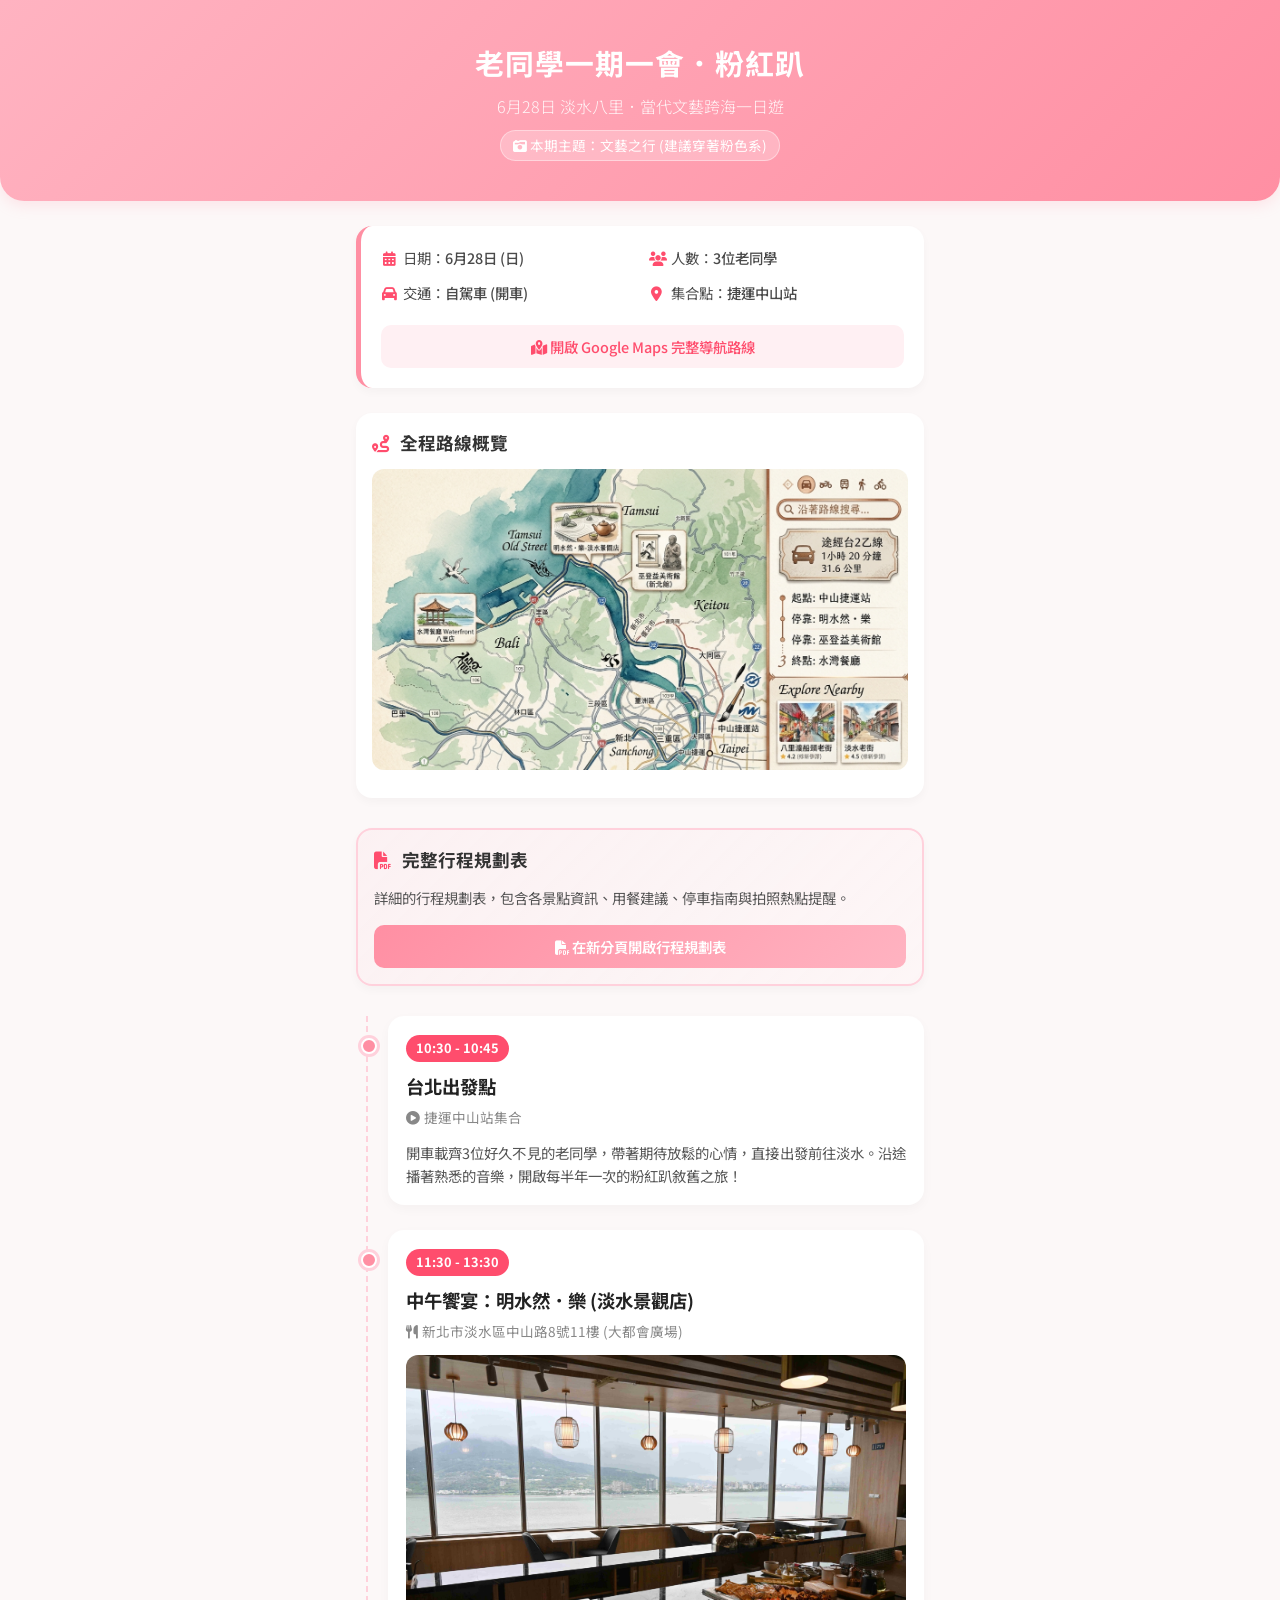
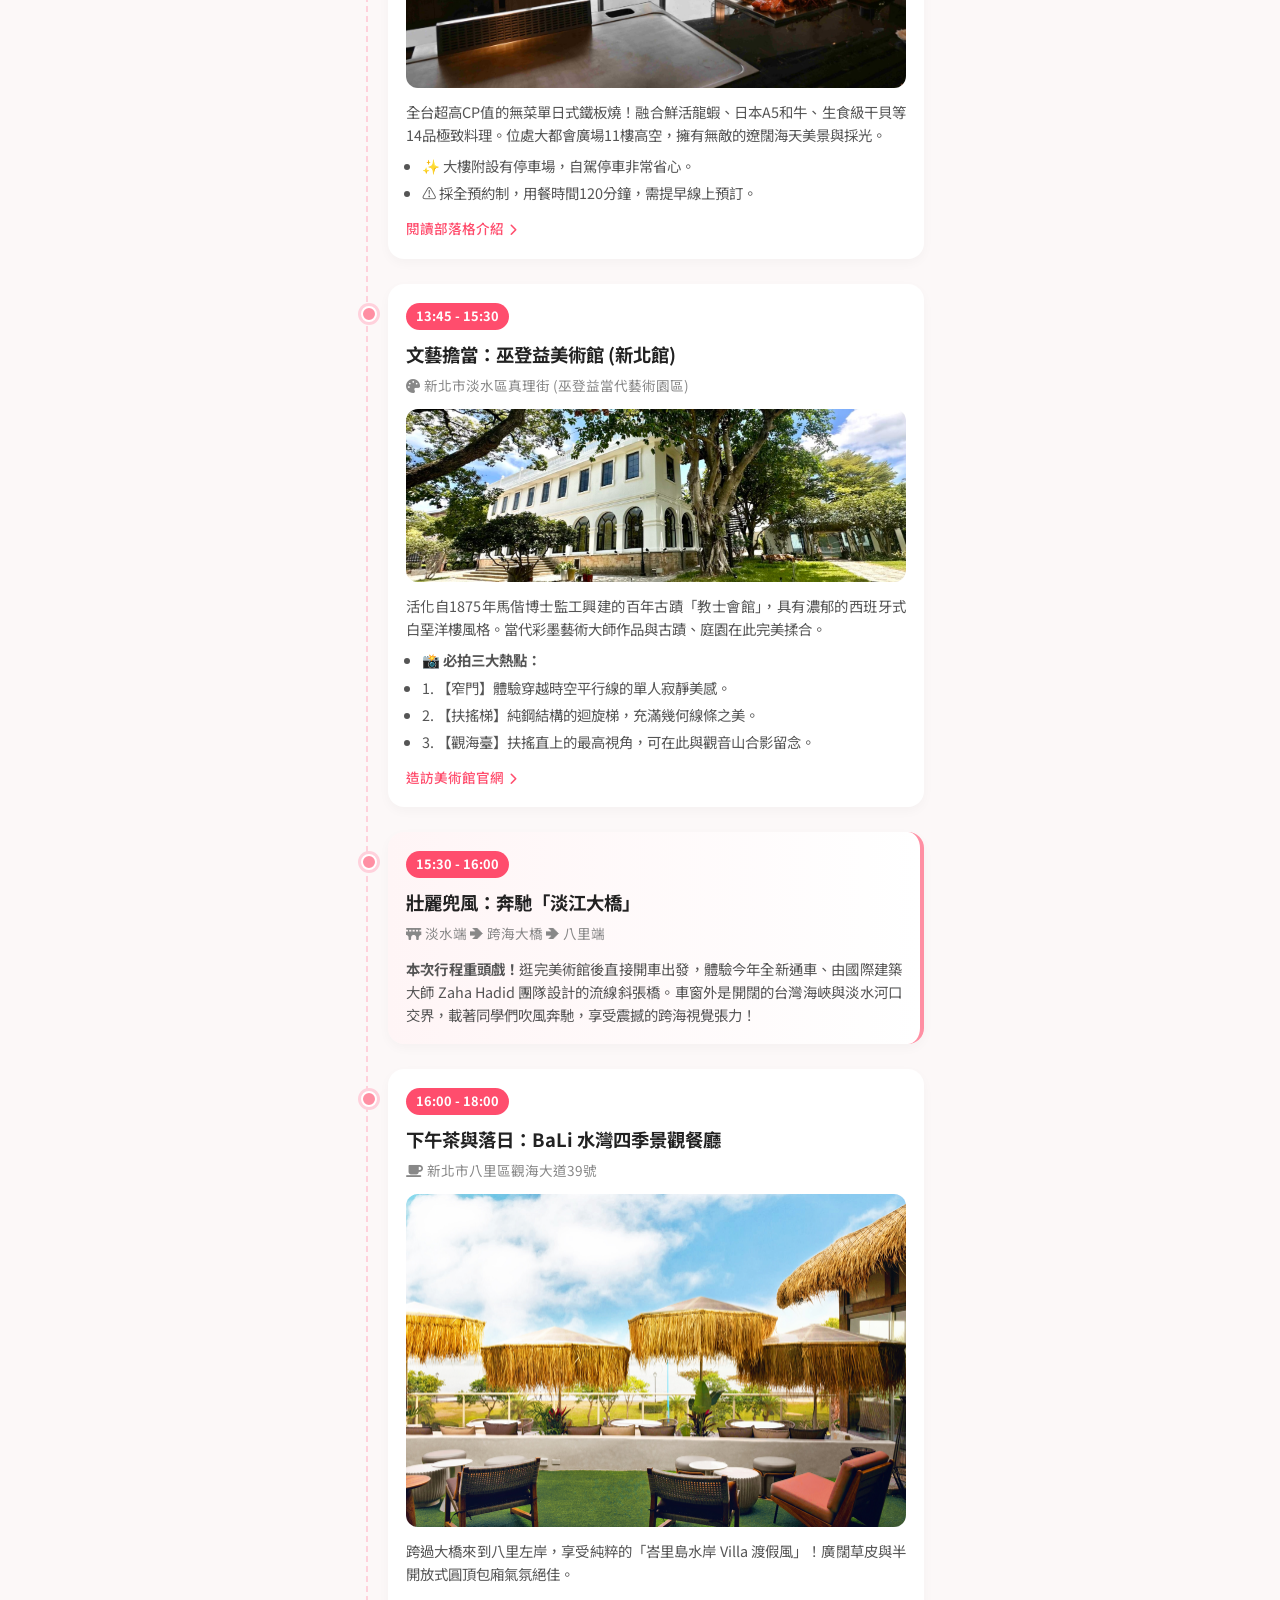
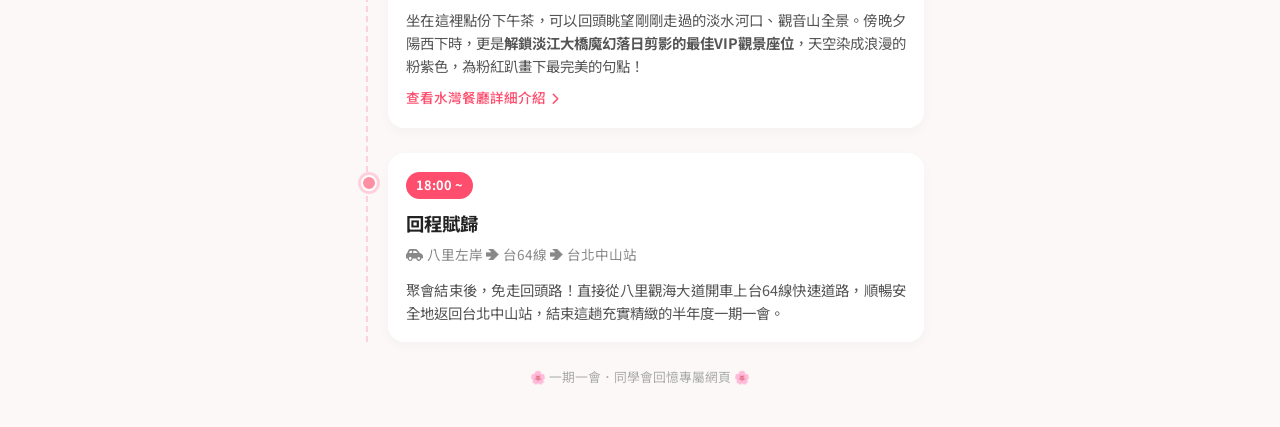
<file: 628粉紅趴.html>
<!DOCTYPE html>
<html lang="zh-TW">
<head>
    <meta charset="UTF-8">
    <meta name="viewport" content="width=device-width, initial-scale=1.0">
    <title>🌸 粉紅趴 × 淡水八里文藝之行 🌸</title>
    <!-- Google Fonts for better typography -->
    <link rel="preconnect" href="https://fonts.googleapis.com">
    <link rel="preconnect" href="https://fonts.gstatic.com" crossorigin>
    <link href="https://fonts.googleapis.com/css2?family=Noto+Sans+TC:wght@300;400;500;700&display=swap" rel="stylesheet">
    <!-- FontAwesome for icons -->
    <link rel="stylesheet" href="https://cdnjs.cloudflare.com/ajax/libs/font-awesome/6.4.0/css/all.min.css">
    
    <style>
        :root {
            --primary-pink: #ff8fa3;
            --light-pink: #fff0f3;
            --dark-pink: #ff4d6d;
            --text-color: #4a4a4a;
            --bg-color: #fcf8f8;
            --card-bg: #ffffff;
        }

        * {
            box-sizing: border-box;
            margin: 0;
            padding: 0;
        }

        body {
            font-family: 'Noto Sans TC', sans-serif;
            background-color: var(--bg-color);
            color: var(--text-color);
            line-height: 1.6;
            padding-bottom: 40px;
        }

        /* Header section styling */
        .header {
            background: linear-gradient(135deg, #ffb3c1, #ff8fa3);
            color: white;
            text-align: center;
            padding: 40px 20px;
            border-bottom-left-radius: 24px;
            border-bottom-right-radius: 24px;
            box-shadow: 0 4px 15px rgba(255, 143, 163, 0.2);
            margin-bottom: 25px;
        }

        .header h1 {
            font-size: 1.8rem;
            font-weight: 700;
            margin-bottom: 8px;
            letter-spacing: 1px;
        }

        .header p {
            font-size: 1rem;
            opacity: 0.9;
            font-weight: 300;
        }

        .header .theme-tag {
            display: inline-block;
            background-color: rgba(255, 255, 255, 0.25);
            padding: 4px 12px;
            border-radius: 20px;
            font-size: 0.85rem;
            margin-top: 10px;
            border: 1px solid rgba(255, 255, 255, 0.4);
        }

        /* Container for cards */
        .container {
            width: 100%;
            padding: 0 16px;
            max-width: 600px;
            margin: 0 auto;
        }

        /* Quick Info Card */
        .info-card {
            background: var(--card-bg);
            border-radius: 16px;
            padding: 20px;
            margin-bottom: 25px;
            box-shadow: 0 4px 10px rgba(0,0,0,0.03);
            border-left: 5px solid var(--primary-pink);
        }

        .info-grid {
            display: grid;
            grid-template-columns: repeat(2, 1fr);
            gap: 12px;
            font-size: 0.9rem;
        }

        .info-item i {
            color: var(--dark-pink);
            margin-right: 6px;
            width: 16px;
            text-align: center;
        }

        .info-item span {
            font-weight: 500;
        }

        .map-btn {
            grid-column: span 2;
            display: block;
            text-align: center;
            background-color: var(--light-pink);
            color: var(--dark-pink);
            text-decoration: none;
            padding: 10px;
            border-radius: 10px;
            font-weight: 500;
            margin-top: 8px;
            transition: all 0.2s ease;
            font-size: 0.9rem;
        }
        
        .map-btn:active {
            background-color: var(--primary-pink);
            color: white;
        }

        /* Overview Map Section */
        .overview-section {
            background: var(--card-bg);
            border-radius: 16px;
            padding: 16px;
            margin-bottom: 30px;
            box-shadow: 0 4px 10px rgba(0,0,0,0.03);
        }

        .overview-section h2 {
            font-size: 1.1rem;
            margin-bottom: 12px;
            color: #333;
            font-weight: 700;
        }

        .overview-section h2 i {
            color: var(--dark-pink);
            margin-right: 6px;
        }

        /* Timeline / Schedule Section */
        .timeline {
            position: relative;
            padding-left: 20px;
            border-left: 2px dashed #ffd1dc;
            margin-left: 10px;
        }

        .timeline-card {
            background: var(--card-bg);
            border-radius: 16px;
            padding: 18px;
            margin-bottom: 25px;
            position: relative;
            box-shadow: 0 4px 12px rgba(0,0,0,0.03);
        }

        /* Timeline dot indicator */
        .timeline-card::before {
            content: '';
            position: absolute;
            left: -27px;
            top: 22px;
            width: 12px;
            height: 12px;
            border-radius: 50%;
            background-color: var(--primary-pink);
            border: 2px solid white;
            box-shadow: 0 0 0 3px #ffd1dc;
        }

        .time-badge {
            display: inline-block;
            background-color: var(--dark-pink);
            color: white;
            font-size: 0.8rem;
            font-weight: 700;
            padding: 3px 10px;
            border-radius: 20px;
            margin-bottom: 10px;
        }

        .card-title {
            font-size: 1.15rem;
            font-weight: 700;
            color: #222;
            margin-bottom: 6px;
        }

        .card-subtitle {
            font-size: 0.85rem;
            color: #888;
            margin-bottom: 12px;
        }

        .card-subtitle i {
            margin-right: 4px;
        }

        /* Image styling optimized for mobile layout */
        .card-img-wrapper {
            width: 100%;
            border-radius: 12px;
            overflow: hidden;
            margin-bottom: 12px;
            background-color: #f0f0f0;
        }

        .card-img {
            width: 100%;
            height: auto;
            display: block;
            object-fit: cover;
        }

        .card-desc {
            font-size: 0.9rem;
            color: #555;
            text-align: justify;
        }

        .card-desc ul {
            margin-top: 8px;
            padding-left: 16px;
        }

        .card-desc li {
            margin-bottom: 4px;
        }

        .link-tag {
            display: inline-block;
            margin-top: 10px;
            font-size: 0.85rem;
            color: var(--dark-pink);
            text-decoration: none;
            font-weight: 500;
        }

        .link-tag i {
            margin-left: 2px;
            font-size: 0.75rem;
        }

        /* Highlight style for the bridge section */
        .bridge-highlight {
            background: linear-gradient(to right, #fff5f6, #ffffff);
            border-right: 4px solid var(--primary-pink);
        }

        /* Footer info */
        .footer {
            text-align: center;
            font-size: 0.8rem;
            color: #aaa;
            margin-top: 20px;
        }
    </style>
</head>
<body>

    <!-- Header Section -->
    <div class="header">
        <h1>老同學一期一會．粉紅趴</h1>
        <p>6月28日 淡水八里．當代文藝跨海一日遊</p>
        <span class="theme-tag"><i class="fa-solid fa-camera-retro"></i> 本期主題：文藝之行 (建議穿著粉色系)</span>
    </div>

    <!-- Main Container -->
    <div class="container">
        
        <!-- Quick Info Summary -->
        <div class="info-card">
            <div class="info-grid">
                <div class="info-item"><i class="fa-solid fa-calendar-days"></i>日期：<span>6月28日 (日)</span></div>
                <div class="info-item"><i class="fa-solid fa-users"></i>人數：<span>3位老同學</span></div>
                <div class="info-item"><i class="fa-solid fa-car"></i>交通：<span>自駕車 (開車)</span></div>
                <div class="info-item"><i class="fa-solid fa-location-dot"></i>集合點：<span>捷運中山站</span></div>
                <a href="https://www.google.com/maps/dir/Zhongshanjieyun+Station,+Zhongshan+District,+Taipei+City,+Taiwan/%E5%8F%B0%E7%81%A3%E6%96%B0%E5%8C%97%E5%B8%82%E6%B7%A1%E6%B0%B4%E5%8D%80%E9%95%B7%E5%BA%9A%E9%87%8C%E4%B8%AD%E5%B1%B1%E8%B7%AF8%E8%99%9F,+11%E6%A8%93,+%E6%98%8E%E6%B0%B4%E7%84%B6%E3%83%BB%E6%A8%82-%E6%B7%A1%E6%B0%B4%E6%99%AF%E8%A7%80%E5%BA%97/Wu+Dengyi+Art+Museum,+%E5%B7%AB%E7%99%BB%E7%9B%8A%E7%95%B6%E4%BB%A3%E8%97%9D%E8%A1%93%E5%9C%92%E5%8D%80,+%E7%9C%9F%E7%90%86%E8%A1%97%E6%B7%A1%E6%B0%B4%E5%8D%80,+%E6%96%B0%E5%8C%97%E5%B8%82+Taiwan/Bali+Four+Seasons,+No.+39%E8%99%9F%E8%A7%80%E6%B5%B7%E5%A4%A7%E9%81%93%E5%A4%A7%E5%B4%81%E9%87%8C%E5%85%AB%E9%87%8C%E5%8D%80,+%E6%96%B0%E5%8C%97%E5%B8%82+Taiwan/data=!4m26!4m25!1m5!1m1!19sChIJmX0EAQCpQjQRHWslD_abTkc!2m2!1d121.5204663!2d25.0527591!1m5!1m1!19sChIJV0nbYwClQjQRhsmNgmF474!2m2!1d121.4449511!2d25.1691036!1m5!1m1!19sChIJsw7jHK2rQjQRCLLDFXWOmB4!2m2!1d121.4358278!2d25.174699699999998!1m5!1m1!19sChIJjfXWTGmlQjQRnyt6EHCkx4Q!2m2!1d121.4294202!2d25.1610843!3e0?entry=gemini&utm_source=gemini&utm_campaign=gem-default" class="map-btn" target="_blank">
                    <i class="fa-solid fa-map-location-dot"></i> 開啟 Google Maps 完整導航路線
                </a>
            </div>
        </div>

        <!-- Overview Map Section -->
        <div class="overview-section">
            <h2><i class="fa-solid fa-route"></i> 全程路線概覽</h2>
            <div class="card-img-wrapper">
                <img src="./imgs/googlemap.png" alt="全程行程路線圖" class="card-img">
            </div>
        </div>

        <!-- PDF Viewer Section -->
        <div class="overview-section" style="background: linear-gradient(135deg, rgba(255, 179, 193, 0.1), rgba(255, 240, 243, 0.2)); border: 2px solid #ffd1dc;">
            <h2><i class="fa-solid fa-file-pdf"></i> 完整行程規劃表</h2>
            <div class="card-desc" style="margin-bottom: 16px;">
                詳細的行程規劃表，包含各景點資訊、用餐建議、停車指南與拍照熱點提醒。
            </div>
            <a href="./imgs/初夏淡水粉紅趴.pdf" target="_blank" class="map-btn" style="background: linear-gradient(135deg, #ff8fa3, #ffb3c1); color: white; font-weight: 600; border: none;">
                <i class="fa-solid fa-file-pdf"></i> 在新分頁開啟行程規劃表
            </a>
        </div>

        <!-- Timeline / Schedule Schedule -->
        <div class="timeline">
            
            <!-- Stop 0: Departure -->
            <div class="timeline-card">
                <div class="time-badge">10:30 - 10:45</div>
                <div class="card-title">台北出發點</div>
                <div class="card-subtitle"><i class="fa-solid fa-circle-play"></i>捷運中山站集合</div>
                <div class="card-desc">
                    開車載齊3位好久不見的老同學，帶著期待放鬆的心情，直接出發前往淡水。沿途播著熟悉的音樂，開啟每半年一次的粉紅趴敘舊之旅！
                </div>
            </div>

            <!-- Stop 1: Lunch -->
            <div class="timeline-card">
                <div class="time-badge">11:30 - 13:30</div>
                <div class="card-title">中午饗宴：明水然．樂 (淡水景觀店)</div>
                <div class="card-subtitle"><i class="fa-solid fa-utensils"></i>新北市淡水區中山路8號11樓 (大都會廣場)</div>
                <div class="card-img-wrapper">
                    <img src="./imgs/batch_DSC_0788-scaled.jpg" alt="明水然．樂 頂級鐵板燒" class="card-img">
                </div>
                <div class="card-desc">
                    全台超高CP值的無菜單日式鐵板燒！融合鮮活龍蝦、日本A5和牛、生食級干貝等14品極致料理。位處大都會廣場11樓高空，擁有無敵的遼闊海天美景與採光。
                    <ul>
                        <li>✨ 大樓附設有停車場，自駕停車非常省心。</li>
                        <li>⚠️ 採全預約制，用餐時間120分鐘，需提早線上預訂。</li>
                    </ul>
                </div>
                <a href="https://eggie.tw/blog/posts/8233894529" class="link-tag" target="_blank">閱讀部落格介紹 <i class="fa-solid fa-chevron-right"></i></a>
            </div>

            <!-- Stop 2: Museum -->
            <div class="timeline-card">
                <div class="time-badge">13:45 - 15:30</div>
                <div class="card-title">文藝擔當：巫登益美術館 (新北館)</div>
                <div class="card-subtitle"><i class="fa-solid fa-palette"></i>新北市淡水區真理街 (巫登益當代藝術園區)</div>
                <div class="card-img-wrapper">
                    <img src="./imgs/img2.jpeg" alt="巫登益美術館" class="card-img">
                </div>
                <div class="card-desc">
                    活化自1875年馬偕博士監工興建的百年古蹟「教士會館」，具有濃郁的西班牙式白堊洋樓風格。當代彩墨藝術大師作品與古蹟、庭園在此完美揉合。
                    <ul>
                        <li>📸 <b>必拍三大熱點：</b></li>
                        <li>1. 【窄門】體驗穿越時空平行線的單人寂靜美感。</li>
                        <li>2. 【扶搖梯】純鋼結構的迴旋梯，充滿幾何線條之美。</li>
                        <li>3. 【觀海臺】扶搖直上的最高視角，可在此與觀音山合影留念。</li>
                    </ul>
                </div>
                <a href="https://wdyart.com.tw/" class="link-tag" target="_blank">造訪美術館官網 <i class="fa-solid fa-chevron-right"></i></a>
            </div>

            <!-- Stop 3: Bridge Highlight -->
            <div class="timeline-card bridge-highlight">
                <div class="time-badge">15:30 - 16:00</div>
                <div class="card-title">壯麗兜風：奔馳「淡江大橋」</div>
                <div class="card-subtitle"><i class="fa-solid fa-bridge"></i>淡水端 ➔ 跨海大橋 ➔ 八里端</div>
                <div class="card-desc">
                    <b>本次行程重頭戲！</b>逛完美術館後直接開車出發，體驗今年全新通車、由國際建築大師 Zaha Hadid 團隊設計的流線斜張橋。車窗外是開闊的台灣海峽與淡水河口交界，載著同學們吹風奔馳，享受震撼的跨海視覺張力！
                </div>
            </div>

            <!-- Stop 4: Cafe -->
            <div class="timeline-card">
                <div class="time-badge">16:00 - 18:00</div>
                <div class="card-title">下午茶與落日：BaLi 水灣四季景觀餐廳</div>
                <div class="card-subtitle"><i class="fa-solid fa-coffee"></i>新北市八里區觀海大道39號</div>
                <div class="card-img-wrapper">
                    <img src="./imgs/coffer.jpg" alt="BaLi 水灣四季景觀餐廳" class="card-img">
                </div>
                <div class="card-desc">
                    跨過大橋來到八里左岸，享受純粹的「峇里島水岸 Villa 渡假風」！廣闊草皮與半開放式圓頂包廂氣氛絕佳。
                    <br><br>
                    坐在這裡點份下午茶，可以回頭眺望剛剛走過的淡水河口、觀音山全景。傍晚夕陽西下時，更是<b>解鎖淡江大橋魔幻落日剪影的最佳VIP觀景座位</b>，天空染成浪漫的粉紫色，為粉紅趴畫下最完美的句點！
                </div>
                <a href="https://www.waterfront.com.tw/index.php?route=information/about/store_Bali" class="link-tag" target="_blank">查看水灣餐廳詳細介紹 <i class="fa-solid fa-chevron-right"></i></a>
            </div>

            <!-- Stop 5: Return -->
            <div class="timeline-card">
                <div class="time-badge">18:00 ~</div>
                <div class="card-title">回程賦歸</div>
                <div class="card-subtitle"><i class="fa-solid fa-car-side"></i>八里左岸 ➔ 台64線 ➔ 台北中山站</div>
                <div class="card-desc">
                    聚會結束後，免走回頭路！直接從八里觀海大道開車上台64線快速道路，順暢安全地返回台北中山站，結束這趟充實精緻的半年度一期一會。
                </div>
            </div>

        </div>

        <!-- Footer -->
        <div class="footer">
            <p>🌸 一期一會．同學會回憶專屬網頁 🌸</p>
        </div>
        
    </div>

</body>
</html>
</file>
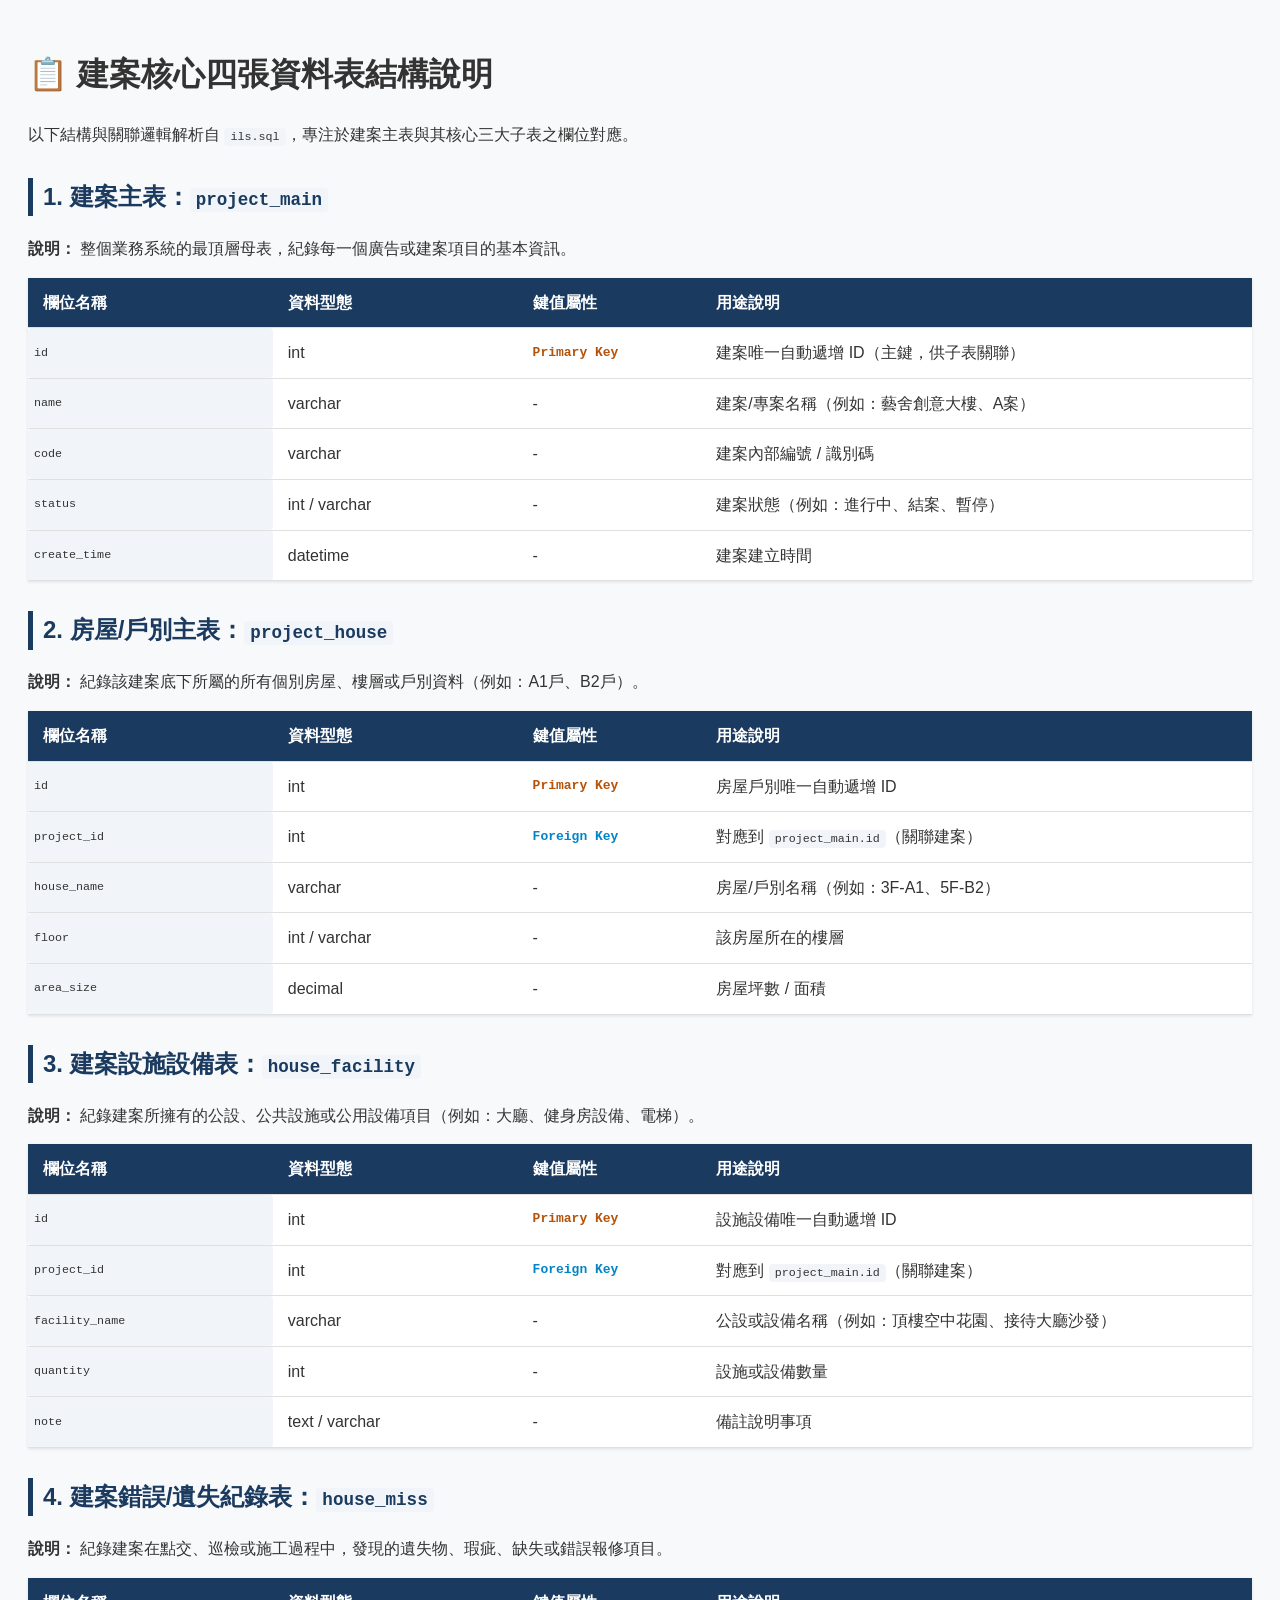
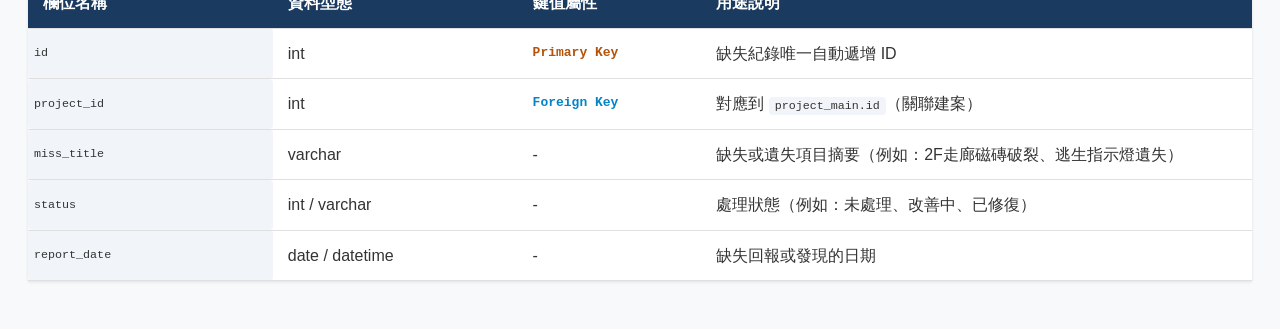
<file: abc.html>
<!DOCTYPE html>
<html lang="zh-TW">
<head>
    <meta charset="UTF-8">
    <title>藝舍專案核心資料表結構說明</title>
    <style>
        body { font-family: -apple-system, BlinkMacSystemFont, "Segoe UI", Roboto, "Helvetica Neue", Arial, sans-serif; line-height: 1.6; color: #333; padding: 20px; background-color: #f8f9fa; }
        h2 { color: #1a3a5f; border-left: 5px solid #1a3a5f; padding-left: 10px; margin-top: 30px; }
        table { width: 100%; border-collapse: collapse; margin-top: 10px; margin-bottom: 20px; background-color: #fff; box-shadow: 0 1px 3px rgba(0,0,0,0.1); }
        th, td { padding: 12px 15px; text-align: left; border-bottom: 1px solid #e0e0e0; }
        th { background-color: #1a3a5f; color: #fff; font-weight: 600; }
        tr:hover { background-color: #f1f5f9; }
        .pk { color: #b45309; font-weight: bold; font-family: monospace; }
        .fk { color: #0284c7; font-weight: bold; font-family: monospace; }
        .code { font-family: monospace; background-color: #f1f5f9; padding: 2px 6px; border-radius: 4px; font-size: 0.9em; }
    </style>
</head>
<body>

    <h1>📋 建案核心四張資料表結構說明</h1>
    <p>以下結構與關聯邏輯解析自 <code class="code">ils.sql</code>，專注於建案主表與其核心三大子表之欄位對應。</p>

    <h2>1. 建案主表：<span class="code">project_main</span></h2>
    <p><strong>說明：</strong> 整個業務系統的最頂層母表，紀錄每一個廣告或建案項目的基本資訊。</p>
    <table>
        <thead>
            <tr>
                <th style="width: 20%;">欄位名稱</th>
                <th style="width: 20%;">資料型態</th>
                <th style="width: 15%;">鍵值屬性</th>
                <th style="width: 45%;">用途說明</th>
            </tr>
        </thead>
        <tbody>
            <tr>
                <td class="code">id</td>
                <td>int</td>
                <td class="pk">Primary Key</td>
                <td>建案唯一自動遞增 ID（主鍵，供子表關聯）</td>
            </tr>
            <tr>
                <td class="code">name</td>
                <td>varchar</td>
                <td>-</td>
                <td>建案/專案名稱（例如：藝舍創意大樓、A案）</td>
            </tr>
            <tr>
                <td class="code">code</td>
                <td>varchar</td>
                <td>-</td>
                <td>建案內部編號 / 識別碼</td>
            </tr>
            <tr>
                <td class="code">status</td>
                <td>int / varchar</td>
                <td>-</td>
                <td>建案狀態（例如：進行中、結案、暫停）</td>
            </tr>
            <tr>
                <td class="code">create_time</td>
                <td>datetime</td>
                <td>-</td>
                <td>建案建立時間</td>
            </tr>
        </tbody>
    </table>

    <h2>2. 房屋/戶別主表：<span class="code">project_house</span></h2>
    <p><strong>說明：</strong> 紀錄該建案底下所屬的所有個別房屋、樓層或戶別資料（例如：A1戶、B2戶）。</p>
    <table>
        <thead>
            <tr>
                <th style="width: 20%;">欄位名稱</th>
                <th style="width: 20%;">資料型態</th>
                <th style="width: 15%;">鍵值屬性</th>
                <th style="width: 45%;">用途說明</th>
            </tr>
        </thead>
        <tbody>
            <tr>
                <td class="code">id</td>
                <td>int</td>
                <td class="pk">Primary Key</td>
                <td>房屋戶別唯一自動遞增 ID</td>
            </tr>
            <tr>
                <td class="code">project_id</td>
                <td>int</td>
                <td class="fk">Foreign Key</td>
                <td>對應到 <code class="code">project_main.id</code>（關聯建案）</td>
            </tr>
            <tr>
                <td class="code">house_name</td>
                <td>varchar</td>
                <td>-</td>
                <td>房屋/戶別名稱（例如：3F-A1、5F-B2）</td>
            </tr>
            <tr>
                <td class="code">floor</td>
                <td>int / varchar</td>
                <td>-</td>
                <td>該房屋所在的樓層</td>
            </tr>
            <tr>
                <td class="code">area_size</td>
                <td>decimal</td>
                <td>-</td>
                <td>房屋坪數 / 面積</td>
            </tr>
        </tbody>
    </table>

    <h2>3. 建案設施設備表：<span class="code">house_facility</span></h2>
    <p><strong>說明：</strong> 紀錄建案所擁有的公設、公共設施或公用設備項目（例如：大廳、健身房設備、電梯）。</p>
    <table>
        <thead>
            <tr>
                <th style="width: 20%;">欄位名稱</th>
                <th style="width: 20%;">資料型態</th>
                <th style="width: 15%;">鍵值屬性</th>
                <th style="width: 45%;">用途說明</th>
            </tr>
        </thead>
        <tbody>
            <tr>
                <td class="code">id</td>
                <td>int</td>
                <td class="pk">Primary Key</td>
                <td>設施設備唯一自動遞增 ID</td>
            </tr>
            <tr>
                <td class="code">project_id</td>
                <td>int</td>
                <td class="fk">Foreign Key</td>
                <td>對應到 <code class="code">project_main.id</code>（關聯建案）</td>
            </tr>
            <tr>
                <td class="code">facility_name</td>
                <td>varchar</td>
                <td>-</td>
                <td>公設或設備名稱（例如：頂樓空中花園、接待大廳沙發）</td>
            </tr>
            <tr>
                <td class="code">quantity</td>
                <td>int</td>
                <td>-</td>
                <td>設施或設備數量</td>
            </tr>
            <tr>
                <td class="code">note</td>
                <td>text / varchar</td>
                <td>-</td>
                <td>備註說明事項</td>
            </tr>
        </tbody>
    </table>

    <h2>4. 建案錯誤/遺失紀錄表：<span class="code">house_miss</span></h2>
    <p><strong>說明：</strong> 紀錄建案在點交、巡檢或施工過程中，發現的遺失物、瑕疵、缺失或錯誤報修項目。</p>
    <table>
        <thead>
            <tr>
                <th style="width: 20%;">欄位名稱</th>
                <th style="width: 20%;">資料型態</th>
                <th style="width: 15%;">鍵值屬性</th>
                <th style="width: 45%;">用途說明</th>
            </tr>
        </thead>
        <tbody>
            <tr>
                <td class="code">id</td>
                <td>int</td>
                <td class="pk">Primary Key</td>
                <td>缺失紀錄唯一自動遞增 ID</td>
            </tr>
            <tr>
                <td class="code">project_id</td>
                <td>int</td>
                <td class="fk">Foreign Key</td>
                <td>對應到 <code class="code">project_main.id</code>（關聯建案）</td>
            </tr>
            <tr>
                <td class="code">miss_title</td>
                <td>varchar</td>
                <td>-</td>
                <td>缺失或遺失項目摘要（例如：2F走廊磁磚破裂、逃生指示燈遺失）</td>
            </tr>
            <tr>
                <td class="code">status</td>
                <td>int / varchar</td>
                <td>-</td>
                <td>處理狀態（例如：未處理、改善中、已修復）</td>
            </tr>
            <tr>
                <td class="code">report_date</td>
                <td>date / datetime</td>
                <td>-</td>
                <td>缺失回報或發現的日期</td>
            </tr>
        </tbody>
    </table>

</body>
</html>
</file>
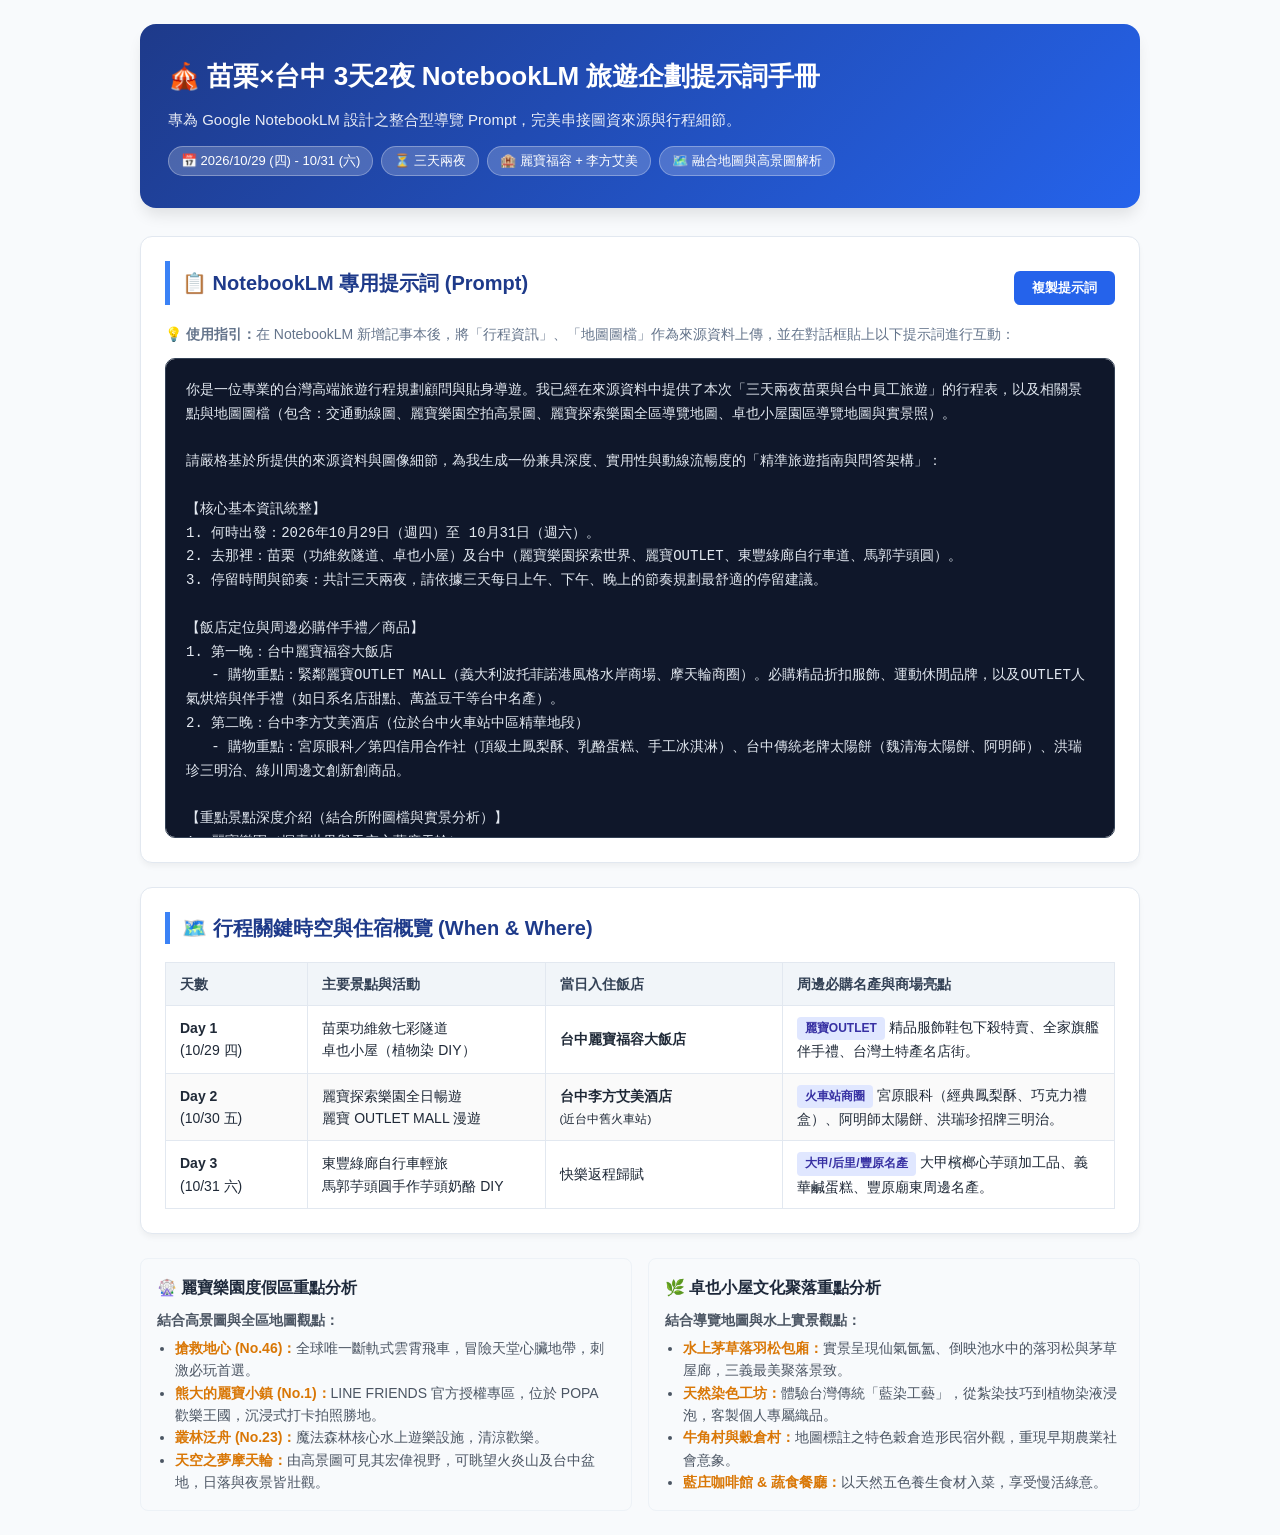
<file: travel_plan_notebooklm_prompt.html>
<!DOCTYPE html>
<html lang="zh-TW">
<head>
    <meta charset="UTF-8">
    <meta name="viewport" content="width=device-width, initial-scale=1.0">
    <title>苗栗台中三日遊 NotebookLM 專用提示詞與旅遊企劃</title>
    <style>
        :root {
            --primary: #1e3a8a;
            --primary-light: #3b82f6;
            --secondary: #059669;
            --accent: #d97706;
            --bg-body: #f8fafc;
            --card-bg: #ffffff;
            --text-main: #1f2937;
            --text-muted: #4b5563;
            --border-color: #e2e8f0;
        }

        * {
            box-sizing: border-box;
            margin: 0;
            padding: 0;
        }

        body {
            font-family: -apple-system, BlinkMacSystemFont, "Segoe UI", Roboto, "Helvetica Neue", Arial, "Microsoft JhengHei", sans-serif;
            background-color: var(--bg-body);
            color: var(--text-main);
            line-height: 1.6;
            padding: 24px;
        }

        .container {
            max-width: 1000px;
            margin: 0 auto;
        }

        header {
            background: linear-gradient(135deg, #1e3a8a 0%, #2563eb 100%);
            color: #ffffff;
            padding: 32px 28px;
            border-radius: 16px;
            box-shadow: 0 10px 15px -3px rgba(0, 0, 0, 0.1);
            margin-bottom: 28px;
        }

        header h1 {
            font-size: 26px;
            font-weight: 700;
            margin-bottom: 10px;
        }

        header p {
            font-size: 15px;
            opacity: 0.9;
        }

        .badge-list {
            margin-top: 14px;
            display: flex;
            flex-wrap: wrap;
            gap: 8px;
        }

        .badge {
            background: rgba(255, 255, 255, 0.2);
            border: 1px solid rgba(255, 255, 255, 0.3);
            padding: 4px 12px;
            border-radius: 20px;
            font-size: 13px;
        }

        .section-card {
            background: var(--card-bg);
            border: 1px solid var(--border-color);
            border-radius: 12px;
            padding: 24px;
            margin-bottom: 24px;
            box-shadow: 0 4px 6px -1px rgba(0, 0, 0, 0.05);
        }

        .section-title {
            font-size: 20px;
            font-weight: 700;
            color: var(--primary);
            border-left: 5px solid var(--primary-light);
            padding-left: 12px;
            margin-bottom: 18px;
            display: flex;
            align-items: center;
            justify-content: space-between;
        }

        .prompt-box-container {
            position: relative;
        }

        .prompt-box {
            background: #0f172a;
            color: #e2e8f0;
            padding: 20px;
            border-radius: 10px;
            font-family: "Consolas", "Courier New", monospace;
            font-size: 14px;
            white-space: pre-wrap;
            line-height: 1.7;
            border: 1px solid #334155;
            max-height: 480px;
            overflow-y: auto;
        }

        .copy-btn {
            display: inline-block;
            background: #2563eb;
            color: white;
            padding: 8px 18px;
            font-size: 13px;
            font-weight: 600;
            border: none;
            border-radius: 6px;
            cursor: pointer;
            margin-top: 10px;
            transition: background 0.2s ease;
        }

        .copy-btn:hover {
            background: #1d4ed8;
        }

        .grid-2 {
            display: grid;
            grid-template-columns: repeat(auto-fit, minmax(280px, 1fr));
            gap: 16px;
            margin-top: 12px;
        }

        .item-card {
            background: #f8fafc;
            border: 1px solid #edf2f7;
            border-radius: 8px;
            padding: 16px;
        }

        .item-card h4 {
            font-size: 16px;
            color: #1e293b;
            margin-bottom: 8px;
            display: flex;
            align-items: center;
            gap: 6px;
        }

        .item-card p, .item-card ul {
            font-size: 14px;
            color: var(--text-muted);
        }

        .item-card ul {
            padding-left: 18px;
            margin-top: 6px;
        }

        table {
            width: 100%;
            border-collapse: collapse;
            margin-top: 12px;
            font-size: 14px;
        }

        th, td {
            border: 1px solid var(--border-color);
            padding: 10px 14px;
            text-align: left;
        }

        th {
            background-color: #f1f5f9;
            color: #334155;
            font-weight: 600;
        }

        tr:nth-child(even) {
            background-color: #fafafa;
        }

        .highlight-text {
            color: var(--accent);
            font-weight: 600;
        }

        .tag {
            display: inline-block;
            background: #e0e7ff;
            color: #3730a3;
            font-size: 12px;
            padding: 2px 8px;
            border-radius: 4px;
            font-weight: 600;
            margin-right: 4px;
        }
    </style>
</head>
<body>

<div class="container">

    <header>
        <h1>🎪 苗栗×台中 3天2夜 NotebookLM 旅遊企劃提示詞手冊</h1>
        <p>專為 Google NotebookLM 設計之整合型導覽 Prompt，完美串接圖資來源與行程細節。</p>
        <div class="badge-list">
            <span class="badge">📅 2026/10/29 (四) - 10/31 (六)</span>
            <span class="badge">⏳ 三天兩夜</span>
            <span class="badge">🏨 麗寶福容 + 李方艾美</span>
            <span class="badge">🗺️ 融合地圖與高景圖解析</span>
        </div>
    </header>

    <!-- 提示詞核心區 -->
    <section class="section-card">
        <div class="section-title">
            <span>📋 NotebookLM 專用提示詞 (Prompt)</span>
            <button class="copy-btn" onclick="copyPrompt()">複製提示詞</button>
        </div>
        <p style="font-size: 14px; color: #64748b; margin-bottom: 12px;">
            💡 <strong>使用指引：</strong>在 NotebookLM 新增記事本後，將「行程資訊」、「地圖圖檔」作為來源資料上傳，並在對話框貼上以下提示詞進行互動：
        </p>
        <div class="prompt-box-container">
            <pre class="prompt-box" id="promptText">
你是一位專業的台灣高端旅遊行程規劃顧問與貼身導遊。我已經在來源資料中提供了本次「三天兩夜苗栗與台中員工旅遊」的行程表，以及相關景點與地圖圖檔（包含：交通動線圖、麗寶樂園空拍高景圖、麗寶探索樂園全區導覽地圖、卓也小屋園區導覽地圖與實景照）。

請嚴格基於所提供的來源資料與圖像細節，為我生成一份兼具深度、實用性與動線流暢度的「精準旅遊指南與問答架構」：

【核心基本資訊統整】
1. 何時出發：2026年10月29日（週四）至 10月31日（週六）。
2. 去那裡：苗栗（功維敘隧道、卓也小屋）及台中（麗寶樂園探索世界、麗寶OUTLET、東豐綠廊自行車道、馬郭芋頭圓）。
3. 停留時間與節奏：共計三天兩夜，請依據三天每日上午、下午、晚上的節奏規劃最舒適的停留建議。

【飯店定位與周邊必購伴手禮／商品】
1. 第一晚：台中麗寶福容大飯店
   - 購物重點：緊鄰麗寶OUTLET MALL（義大利波托菲諾港風格水岸商場、摩天輪商圈）。必購精品折扣服飾、運動休閒品牌，以及OUTLET人氣烘焙與伴手禮（如日系名店甜點、萬益豆干等台中名產）。
2. 第二晚：台中李方艾美酒店（位於台中火車站中區精華地段）
   - 購物重點：宮原眼科／第四信用合作社（頂級土鳳梨酥、乳酪蛋糕、手工冰淇淋）、台中傳統老牌太陽餅（魏清海太陽餅、阿明師）、洪瑞珍三明治、綠川周邊文創新創商品。

【重點景點深度介紹（結合所附圖檔與實景分析）】
1. 麗寶樂園（探索世界與天空之夢摩天輪）：
   - 圖資整合分析：
     * 對照「麗寶大圖（高景圖）」：以全台最大「天空之夢」摩天輪為地標，右側為歐風建築OUTLET MALL與飯店群，具備開闊的景觀視野與步道腹地。
     * 對照「麗寶樂園內地圖」：主要分為三大主題區，請提供不同客群的精準動線攻略：
       - 【POPA歡樂王國】（左區）：適合親子/溫和派（如熊大的麗寶小鎮、旋轉木馬、採礦飛車）。
       - 【魔法森林】（中區）：景觀與水上探險（叢林泛舟、陽光探戈、美樂地親子農場）。
       - 【冒險天堂】（右區）：挑戰極限刺激（斷軌雲霄飛車「搶救地心」、音速迴旋、異次元風暴）。
2. 卓也小屋（三義山林美學聚落）：
   - 圖資整合分析：
     * 對照「卓也小屋園區導覽圖」：沿著山勢水道而建，包含「藍染體驗工坊」、「天然染色生產基地」、「蔬食餐廳」、「牛角村/穀倉村」及「藍莊咖啡館」。
     * 對照「卓也小屋實景照」：呈現水上落羽松木屋、煙波水霧、茅草竹造與傳統紅燈籠交織的聚落美學。
     * 重點體驗：核心行程為「植物藍染DIY」，並推薦在水上木屋旁品嚐養生蔬食料理、欣賞如水墨畫般的中式林園美景。

【請為我執行的輸出要求】
- 彙整為結構清晰的 Markdown 格式，包含「每日行程亮點表」、「兩大景點必玩必拍Checklist」、「兩大飯店周邊掃貨購物攻略」。
- 回答語氣專業、貼心且引人入勝，並準備好回答我關於各區域步行動線、設施限制與避開人潮的最佳時間點。</pre>
        </div>
    </section>

    <!-- 企劃關鍵內容整理 (視覺化參考) -->
    <section class="section-card">
        <div class="section-title">
            <span>🗺️ 行程關鍵時空與住宿概覽 (When & Where)</span>
        </div>
        <table>
            <thead>
                <tr>
                    <th style="width: 15%;">天數</th>
                    <th style="width: 25%;">主要景點與活動</th>
                    <th style="width: 25%;">當日入住飯店</th>
                    <th style="width: 35%;">周邊必購名產與商場亮點</th>
                </tr>
            </thead>
            <tbody>
                <tr>
                    <td><strong>Day 1</strong><br>(10/29 四)</td>
                    <td>苗栗功維敘七彩隧道<br>卓也小屋（植物染 DIY）</td>
                    <td><strong>台中麗寶福容大飯店</strong></td>
                    <td>
                        <span class="tag">麗寶OUTLET</span>精品服飾鞋包下殺特賣、全家旗艦伴手禮、台灣土特產名店街。
                    </td>
                </tr>
                <tr>
                    <td><strong>Day 2</strong><br>(10/30 五)</td>
                    <td>麗寶探索樂園全日暢遊<br>麗寶 OUTLET MALL 漫遊</td>
                    <td><strong>台中李方艾美酒店</strong><br><small>(近台中舊火車站)</small></td>
                    <td>
                        <span class="tag">火車站商圈</span>宮原眼科（經典鳳梨酥、巧克力禮盒）、阿明師太陽餅、洪瑞珍招牌三明治。
                    </td>
                </tr>
                <tr>
                    <td><strong>Day 3</strong><br>(10/31 六)</td>
                    <td>東豐綠廊自行車輕旅<br>馬郭芋頭圓手作芋頭奶酪 DIY</td>
                    <td>快樂返程歸賦</td>
                    <td>
                        <span class="tag">大甲/后里/豐原名產</span>大甲檳榔心芋頭加工品、義華鹹蛋糕、豐原廟東周邊名產。
                    </td>
                </tr>
            </tbody>
        </table>
    </section>

    <!-- 兩大核心景點精華筆記 -->
    <div class="grid-2">
        <div class="item-card">
            <h4>🎡 麗寶樂園度假區重點分析</h4>
            <p><strong>結合高景圖與全區地圖觀點：</strong></p>
            <ul>
                <li><strong class="highlight-text">搶救地心 (No.46)：</strong>全球唯一斷軌式雲霄飛車，冒險天堂心臟地帶，刺激必玩首選。</li>
                <li><strong class="highlight-text">熊大的麗寶小鎮 (No.1)：</strong>LINE FRIENDS 官方授權專區，位於 POPA 歡樂王國，沉浸式打卡拍照勝地。</li>
                <li><strong class="highlight-text">叢林泛舟 (No.23)：</strong>魔法森林核心水上遊樂設施，清涼歡樂。</li>
                <li><strong class="highlight-text">天空之夢摩天輪：</strong>由高景圖可見其宏偉視野，可眺望火炎山及台中盆地，日落與夜景皆壯觀。</li>
            </ul>
        </div>

        <div class="item-card">
            <h4>🌿 卓也小屋文化聚落重點分析</h4>
            <p><strong>結合導覽地圖與水上實景觀點：</strong></p>
            <ul>
                <li><strong class="highlight-text">水上茅草落羽松包廂：</strong>實景呈現仙氣氤氳、倒映池水中的落羽松與茅草屋廊，三義最美聚落景致。</li>
                <li><strong class="highlight-text">天然染色工坊：</strong>體驗台灣傳統「藍染工藝」，從紮染技巧到植物染液浸泡，客製個人專屬織品。</li>
                <li><strong class="highlight-text">牛角村與穀倉村：</strong>地圖標註之特色穀倉造形民宿外觀，重現早期農業社會意象。</li>
                <li><strong class="highlight-text">藍庄咖啡館 & 蔬食餐廳：</strong>以天然五色養生食材入菜，享受慢活綠意。</li>
            </ul>
        </div>
    </div>

</div>

<script>
    function copyPrompt() {
        const promptText = document.getElementById('promptText').innerText;
        navigator.clipboard.writeText(promptText).then(() => {
            const btn = document.querySelector('.copy-btn');
            btn.innerText = '已成功複製！';
            btn.style.backgroundColor = '#059669';
            setTimeout(() => {
                btn.innerText = '複製提示詞';
                btn.style.backgroundColor = '#2563eb';
            }, 2500);
        }).catch(err => {
            alert('複製失敗，請手動全選複製。');
        });
    }
</script>

</body>
</html>
</file>
